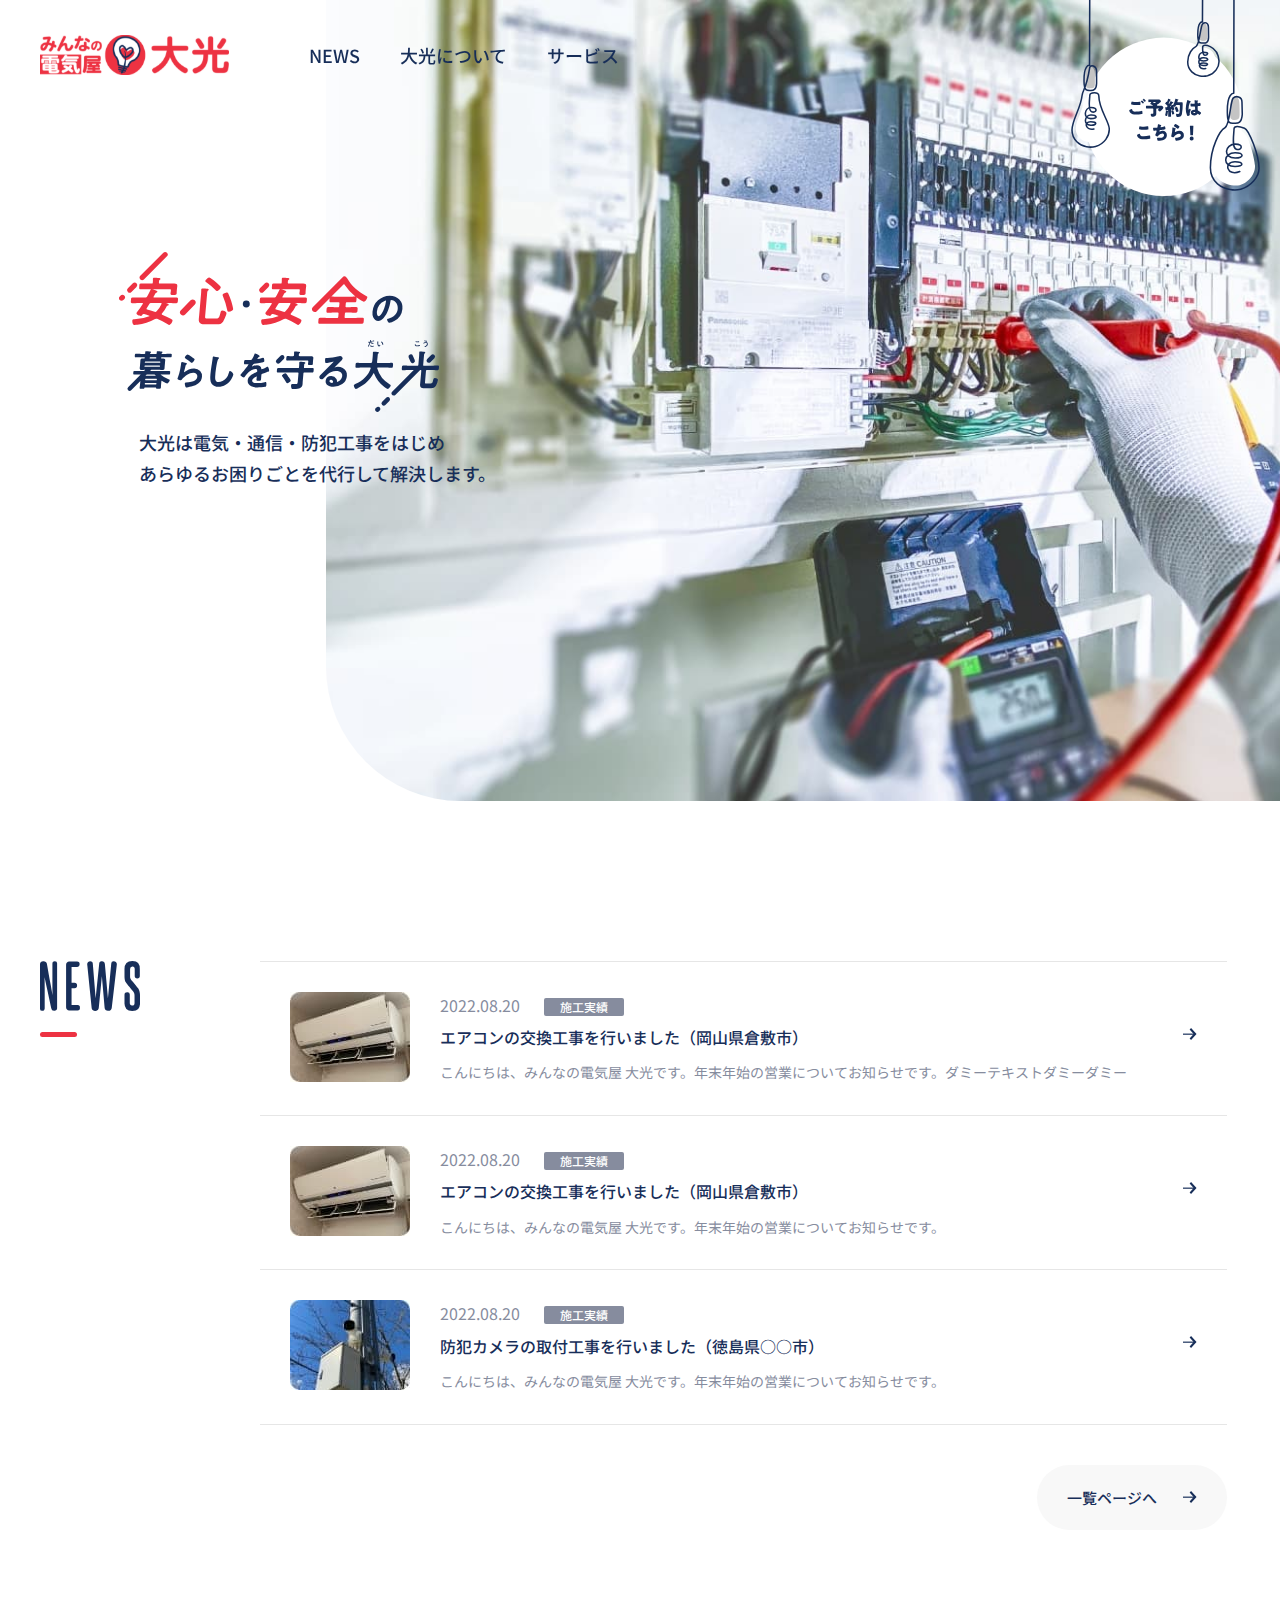
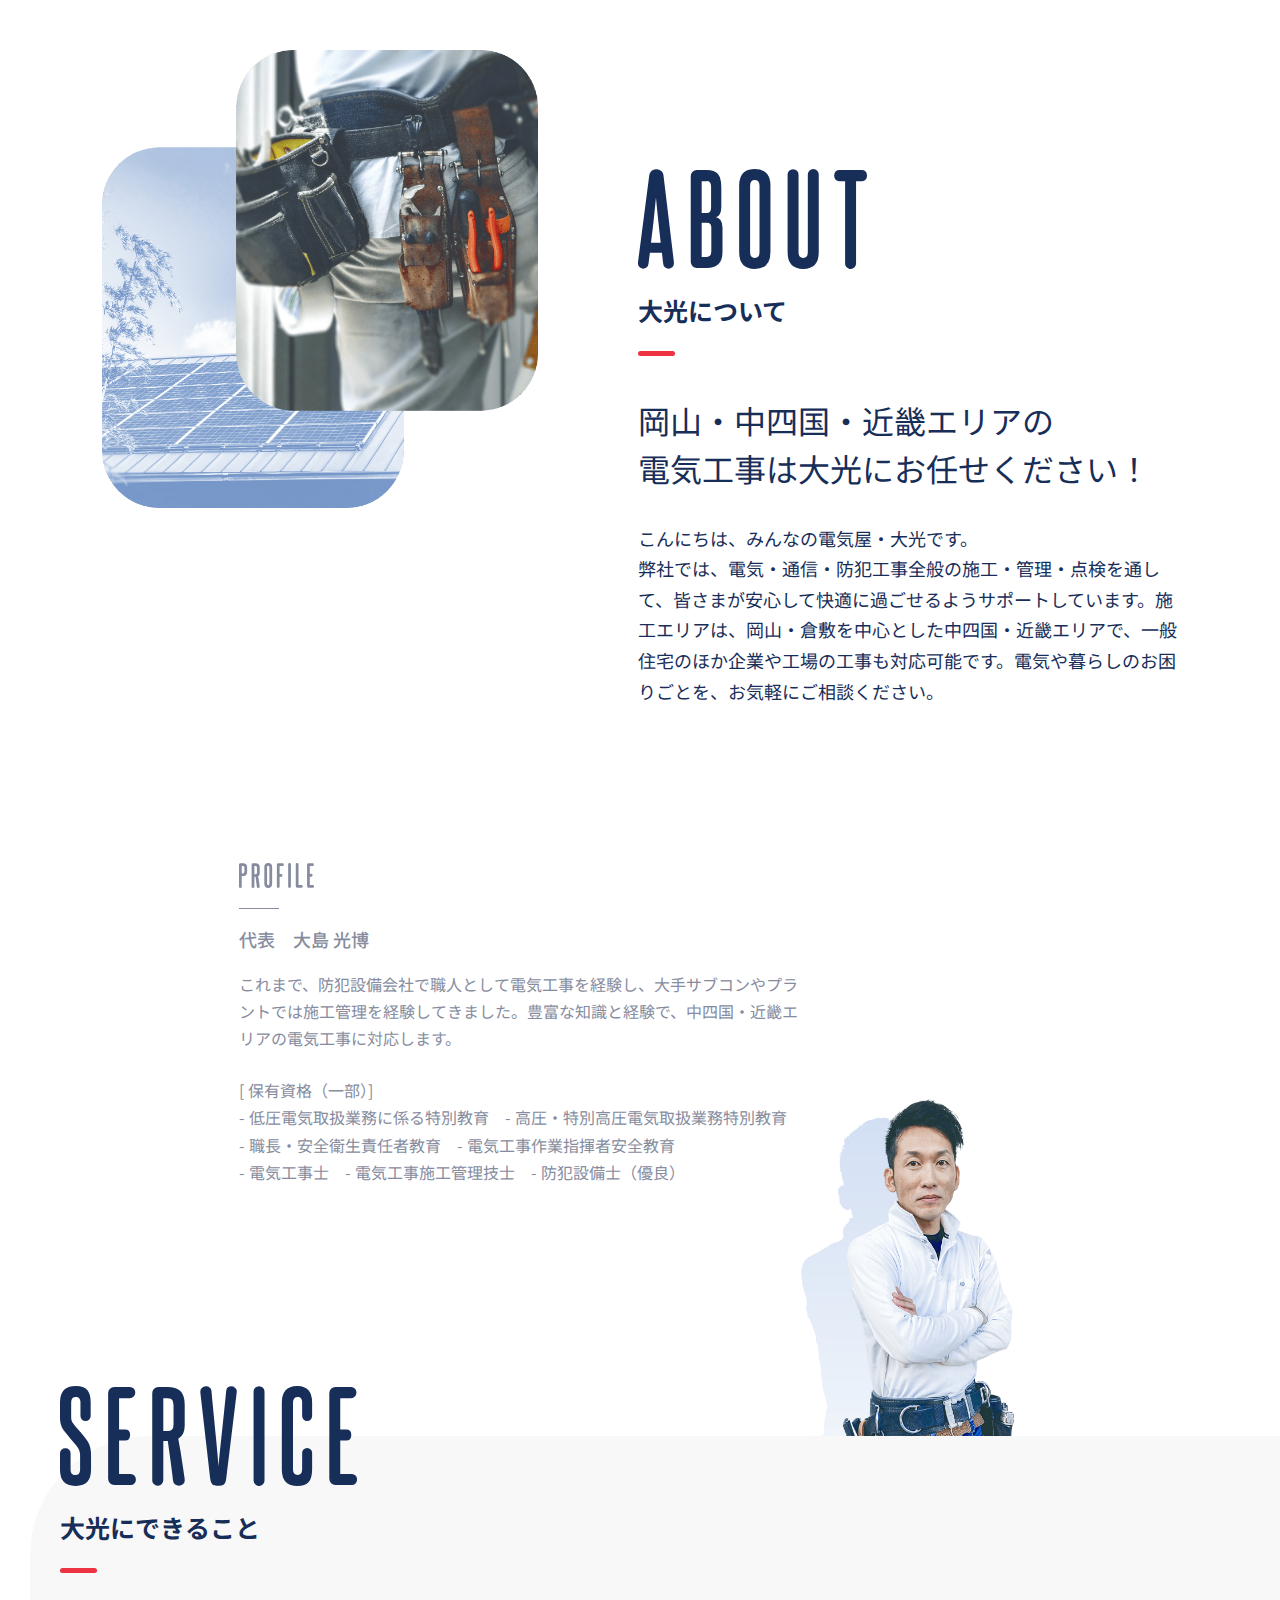
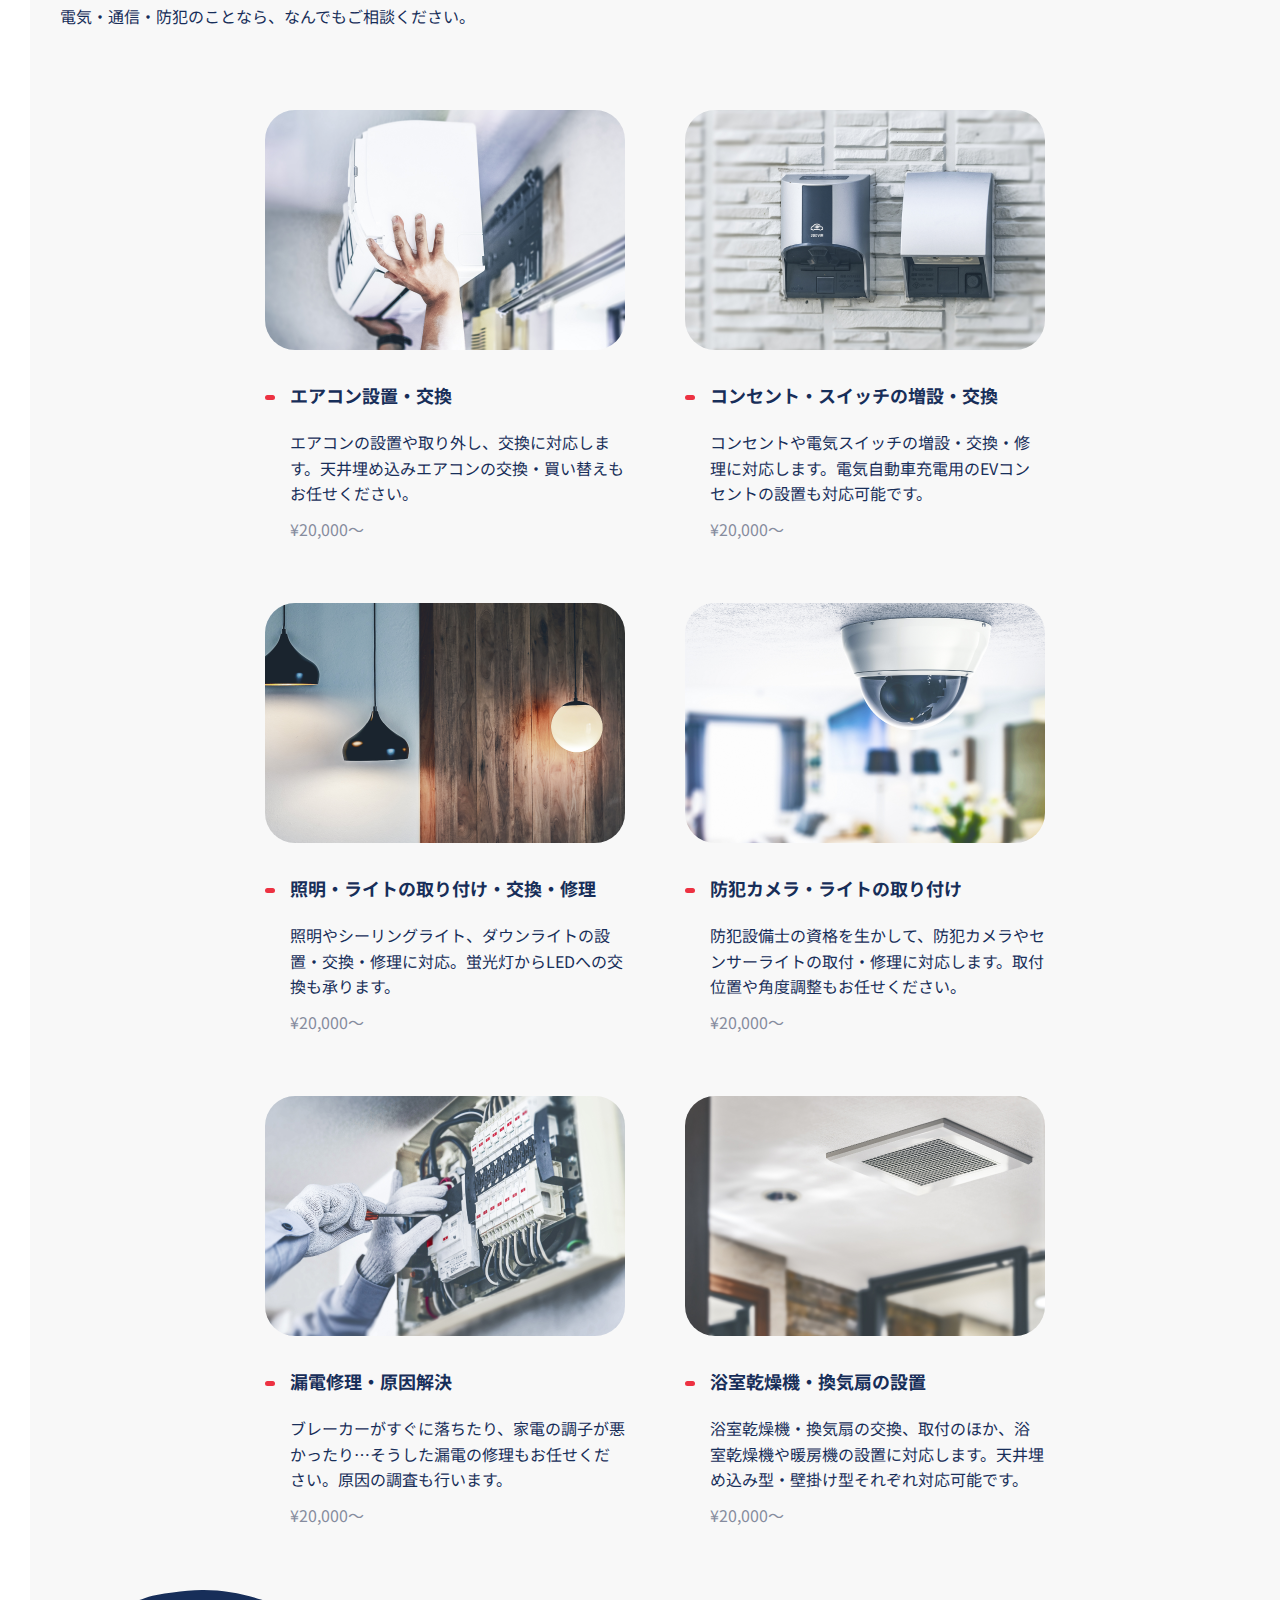
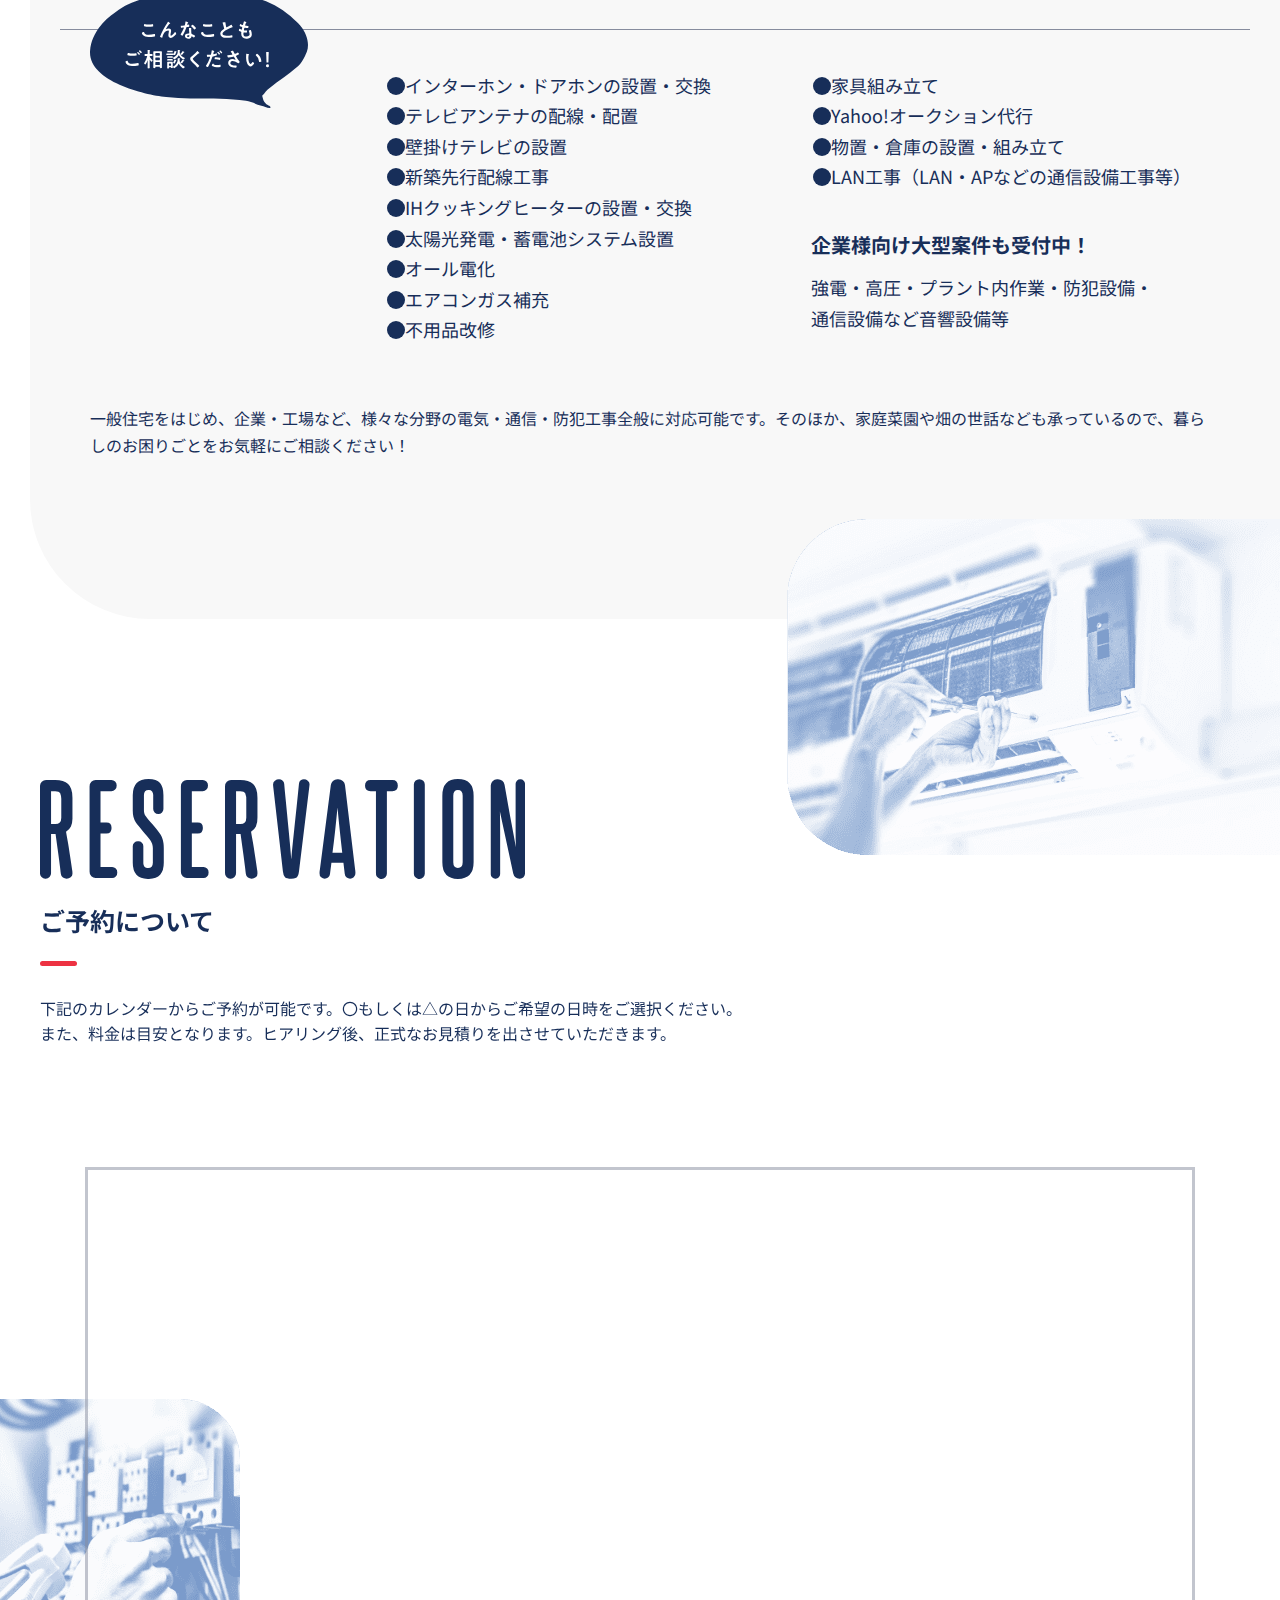
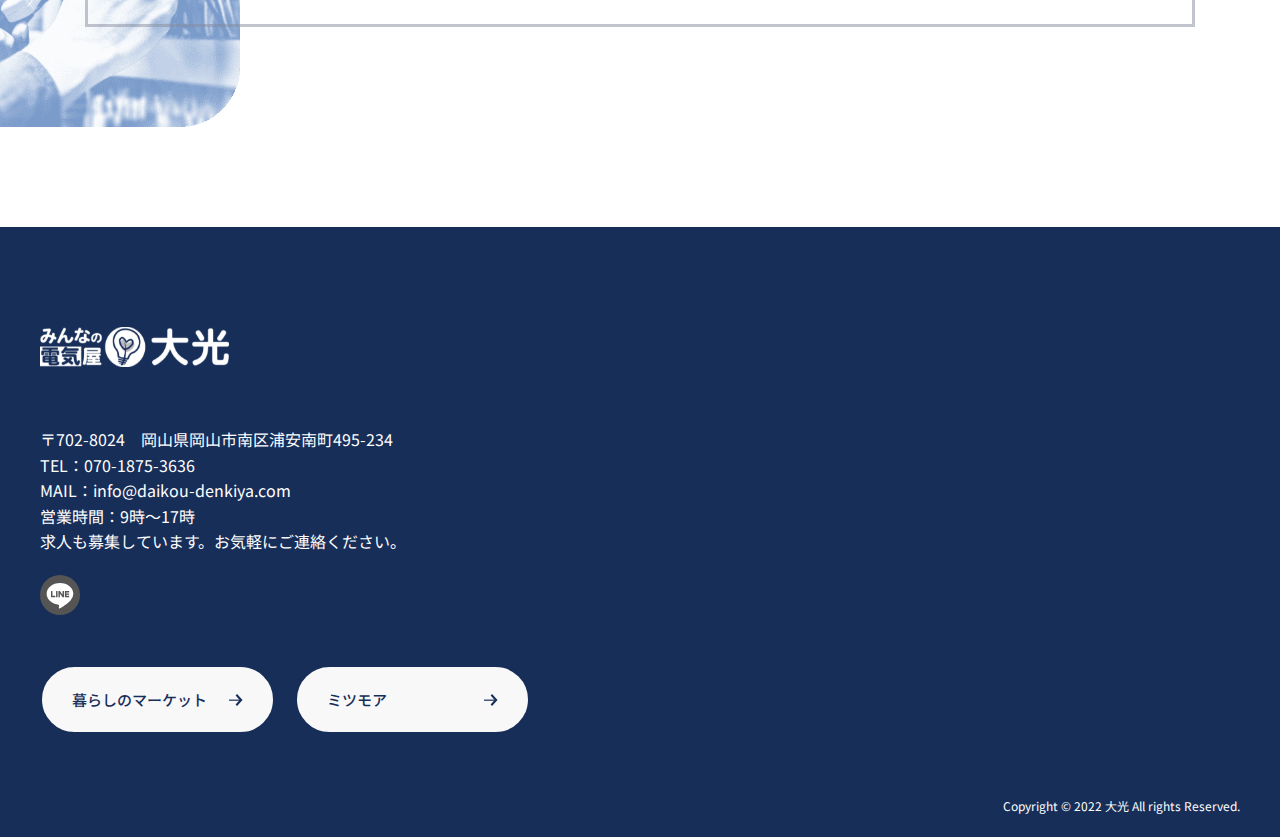
<file: daikou_home-master/html - コピー/index.html>
<!-- @format -->

<!DOCTYPE html>
<html lang="ja">

<head>
	<meta charset="UTF-8" />
	<meta http-equiv="X-UA-Compatible" content="IE=edge" />
	<meta name="viewport" content="width=device-width, initial-scale=1.0" />
	<title>Document</title>
	<meta name="description" content="" />
	<script src="https://ajax.googleapis.com/ajax/libs/jquery/3.6.0/jquery.min.js"></script>
	<script src="assets/js/main.js"></script>
	<link rel="preconnect" href="https://fonts.googleapis.com" />
	<link rel="preconnect" href="https://fonts.gstatic.com" crossorigin />
	<link href="https://fonts.googleapis.com/css2?family=Noto+Sans+JP:wght@400;500;700&display=swap" rel="stylesheet" />
	<link rel="stylesheet" href="assets/css/main.css" />
</head>

<body>
	<header>
		<div class="headerNavPc over424">
			<ul>
				<li class="logo">
					<a href="#top"><img src="assets/img/common/logo1.svg"></a>
				</li>
				<li><a href="#news">NEWS</a></li>
				<li><a href="#about">大光について</a></li>
				<li><a href="#service">サービス</a></li>
			</ul>
		</div>

		<div class="hamburger under424">
			<div class="logo">
				<a href=""><img src="assets/img/common/logo1.svg" alt="" /></a>
			</div>
			<div class="background"></div>
			<div class="headerNavSp">
				<button class="closeMenuTrigger">
					<img src="assets/img/common/btn2-click.svg">
				</button>
				<ul>
					<li class="menuLogo">
						<a href="">
							<img src="assets/img/common/logo1-sp.svg" alt="" />
						</a>
					</li>
					<li><a href="#top">TOP</a></li>
					<li><a href="#news">NEWS</a></li>
					<li><a href="#about">大光について</a></li>
					<li><a href="#service">サービス</a></li>
				</ul>
				<div class="btn">
					<a href="#reserve">ご予約</a>
				</div>
				<div class="line">
					<a href=""><img src="assets/img/common/icon1.svg" alt="" /></a>
				</div>
			</div>
			<button class="openMenuTrigger">
				<img src="assets/img/common/btn2.svg" alt="" />
			</button>
		</div>
	</header>

	<section id="top" class="homeHero over768">
		<h1>
			<img src="assets/img/home/homeText1.svg" alt="" />
			<p>大光は電気・通信・防犯工事をはじめ<br>
				あらゆるお困りごとを代行して解決します。</p>
		</h1>
		<div class="heroImg">
			<picture>
				<source srcset="assets/img/home/homeHero1-sp.jpg 1x,assets/img/home/homeHero1-sp@2x.jpg 2x"
					media="(max-width: 1080px)">
				<img src="assets/img/home/homeHero1.jpg" alt=""
					srcset="assets/img/home/homeHero1.jpg 1x assets/img/home/homeHero1@2x.jpg 2x" />
			</picture>
		</div>
		<div class="heroLink">
			<a href="#reserve" class="inner">
				<img src="assets/img/common/btn1.svg" alt="" />
				<img src="assets/img/common/btn1-hover.svg" alt="" />
			</a>
		</div>
	</section>

	<section id="#top" class="homeHero under768">
		<h1>
			<img src="assets/img/home/homeText1.svg" class="over424" alt="" />
			<img src="assets/img/home/homeText1-sp.svg" class="under424" alt="" />
			<p>大光は電気・通信・防犯工事をはじめ<br>
				あらゆるお困りごとを代行して解決します。</p>
		</h1>
		<div class="heroImg">
			<picture>
				<source srcset="assets/img/home/homeHero1-sp.jpg 1x,assets/img/home/homeHero1-sp@2x.jpg 2x"
					media="(max-width: 1080px)">
				<img src="assets/img/home/homeHero1.jpg" alt=""
					srcset="assets/img/home/homeHero1.jpg 1x assets/img/home/homeHero1@2x.jpg 2x" />
			</picture>
		</div>
		<div class="heroLink">
			<a href="#reserve" class="inner">
				<img src="assets/img/common/btn1-ipad.svg" alt="" />
			</a>
		</div>
	</section>

	<div class="js-point"></div>
	<section id="news" class="homeNews">
		<div class="inner">
			<h2>
				<img src="assets/img/home/homeText2.svg" class="over768" alt="" />
				<img src="assets/img/home/homeText2-sp.svg" class="under768" alt="" />
			</h2>
			<div class="block">
				<ul class="list-card">
					<li>
						<a href="">
							<div class="title under424">
								<time datetime="2022-08-20">2022.08.20</time>
								<span>施工実績</span>
								<h3>年末年始の営業について</h3>
							</div>
							<div class="box">
								<div class="thumbnail"><img src="assets/img/home/homeImg2.jpg" alt="" /></div>
								<div class="text">
									<div class="title over424">
										<time datetime="2022-08-20">2022.08.20</time>
										<span>施工実績</span>
										<h3>エアコンの交換工事を行いました（岡山県倉敷市）</h3>
									</div>
									<p>こんにちは、みんなの電気屋 大光です。年末年始の営業についてお知らせです。ダミーテキストダミーダミー</p>
								</div>
							</div>
						</a>
					</li>
					<li>
						<a href="">
							<div class="title under424">
								<time datetime="2022-08-20">2022.08.20</time>
								<span>施工実績</span>
								<h3>エアコンの交換工事を行いました（岡山県倉敷市）</h3>
							</div>
							<div class="box">
								<div class="thumbnail"><img src="assets/img/home/homeImg2.jpg" alt="" /></div>
								<div class="text">
									<div class="title over424">
										<time datetime="2022-08-20">2022.08.20</time>
										<span>施工実績</span>
										<h3>エアコンの交換工事を行いました（岡山県倉敷市）</h3>
									</div>
									<p>こんにちは、みんなの電気屋 大光です。年末年始の営業についてお知らせです。</p>
								</div>
							</div>
						</a>
					</li>
					<li>
						<a href="">
							<div class="title under424">
								<time datetime="2022-08-20">2022.08.20</time>
								<span>施工実績</span>
								<h3>防犯カメラの取付工事を行いました（徳島県○○市）</h3>
							</div>
							<div class="box">
								<div class="thumbnail"><img src="assets/img/home/homeImg3.jpg" alt="" /></div>
								<div class="text">
									<div class="title over424">
										<time datetime="2022-08-20">2022.08.20</time>
										<span>施工実績</span>
										<h3>防犯カメラの取付工事を行いました（徳島県○○市）</h3>
									</div>
									<p>こんにちは、みんなの電気屋 大光です。年末年始の営業についてお知らせです。</p>
								</div>
							</div>
						</a>
					</li>

					<div class="c-btn">
						<a href="">一覧ページへ</a>
					</div>
				</ul>
			</div>
		</div>
	</section>

	<section id="about" class="homeAbout">
		<div class="container1">
			<div class="inner">
				<div class="img">
					<picture>
						<source srcset="assets/img/home/homeImg4-sp.png 1x, assets/img/home/homeImg4-sp@2x.png 2x"
							media="(max-width: 1024px)">
						<img src="assets/img/home/homeImg4.png" alt=""
							srcset="assets/img/home/homeImg4.png 1x,assets/img/home/homeImg4@2x.png 2x" />
					</picture>
				</div>
				<div class="block">
					<h2 class="c-ttl">
						<img src="assets/img/home/homeText3.svg" class="over768" alt="" />
						<img src="assets/img/home/homeText3-sp.svg" class="under768" alt="" />
						<p>大光について</p>
					</h2>
					<h3>岡山・中四国・近畿エリアの<br class="over768">電気工事は大光にお任せください！</h3>
					<p class="text">
						こんにちは、みんなの電気屋・大光です。<br>
						弊社では、電気・通信・防犯工事全般の施工・管理・点検を通して、皆さまが安心して快適に過ごせるようサポートしています。施工エリアは、岡山・倉敷を中心とした中四国・近畿エリアで、一般住宅のほか企業や工場の工事も対応可能です。電気や暮らしのお困りごとを、お気軽にご相談ください。
					</p>
				</div>
			</div>
		</div>
		<div class="container2">
			<div class="inner">
				<div class="block">
					<h4>
						<img src="assets/img/home/homeText4.svg" class="over768" alt="" />
						<img src="assets/img/home/homeText4.svg" class="under768" alt="" />
					</h4>
					<p class="name">代表　大島 光博</p>
					<p>これまで、防犯設備会社で職人として電気工事を経験し、大手サブコンやプラントでは施工管理を経験してきました。豊富な知識と経験で、中四国・近畿エリアの電気工事に対応します。</p>
					<p>
						[ 保有資格（一部）]<br>
						- 低圧電気取扱業務に係る<br class="under768">特別教育　<br class="under768">- 高圧・特別高圧電気取扱業務<br class="under768">特別教育　<br
							class="under424">- 職長・安全衛生責任者教育　<br class="under768">- 電気工事作業指揮者安全教育<br>
						- 電気工事士　<br class="under768">- 電気工事施工管理技士　<br class="under768">- 防犯設備士（優良）
					</p>
				</div>
				<div class="img">
					<picture>
						<source srcset="assets/img/home/homeImg5-sp.png 1x,assets/img/home/homeImg5-sp@2x.png 2x"
							media="(max-width:424px)">
						<img src="assets/img/home/homeImg5.png" alt=""
							srcset="assets/img/home/homeImg5.png 1x,assets/img/home/homeImg5@2x.png 2x" />
					</picture>

				</div>
			</div>

		</div>
	</section>

	<section id="service" class="homeService">
		<div class="inner">
			<h2 class="c-ttl">
				<img src="assets/img/home/homeText5.svg" class="over768" alt="" />
				<img src="assets/img/home/homeText5-sp.svg" class="under768" alt="" />
				<p>大光にできること</p>
			</h2>
			<p class="intro">電気・通信・防犯のことなら、なんでもご相談ください。</p>
			<div class="container">
				<div class="box">
					<img src="assets/img/home/homeImg6.png" alt=""
						srcset="assets/img/home/homeImg6.png 1x,assets/img/home/homeImg6@2x.png 2x">
					<div class="text">
						<h3>エアコン設置・交換</h3>
						<p>エアコンの設置や取り外し、交換に対応します。天井埋め込みエアコンの交換・買い替えもお任せください。</p>
						<p class="price">¥20,000〜</p>
					</div>
				</div>
				<div class="box">
					<img src="assets/img/home/homeImg7.png" alt=""
						srcset="assets/img/home/homeImg7.png 1x,assets/img/home/homeImg6@2x.png 2x">
					<div class="text">
						<h3>コンセント・スイッチの増設・交換</h3>
						<p>コンセントや電気スイッチの増設・交換・修理に対応します。電気自動車充電用のEVコンセントの設置も対応可能です。</p>
						<p class="price">¥20,000〜</p>
					</div>
				</div>
				<div class="box">
					<img src="assets/img/home/homeImg8.png" alt=""
						srcset="assets/img/home/homeImg8.png 1x,assets/img/home/homeImg6@2x.png 2x">
					<div class="text">
						<h3>照明・ライトの取り付け・交換・修理</h3>
						<p>照明やシーリングライト、ダウンライトの設置・交換・修理に対応。蛍光灯からLEDへの交換も承ります。</p>
						<p class="price">¥20,000〜</p>
					</div>
				</div>
				<div class="box">
					<img src="assets/img/home/homeImg9.png" alt=""
						srcset="assets/img/home/homeImg9.png 1x,assets/img/home/homeImg9@2x.png 2x">
					<div class="text">
						<h3>防犯カメラ・ライトの取り付け</h3>
						<p>防犯設備士の資格を生かして、防犯カメラやセンサーライトの取付・修理に対応します。取付位置や角度調整もお任せください。</p>
						<p class="price">¥20,000〜</p>
					</div>
				</div>
				<div class="box">
					<img src="assets/img/home/homeImg10.png" alt=""
						srcset="assets/img/home/homeImg10.png 1x,assets/img/home/homeImg10@2x.png 2x">
					<div class="text">
						<h3>漏電修理・原因解決</h3>
						<p>ブレーカーがすぐに落ちたり、家電の調子が悪かったり…そうした漏電の修理もお任せください。原因の調査も行います。</p>
						<p class="price">¥20,000〜</p>
					</div>
				</div>
				<div class="box">
					<img src="assets/img/home/homeImg11.png" alt=""
						srcset="assets/img/home/homeImg11.png 1x,assets/img/home/homeImg11@2x.png 2x">
					<div class="text">
						<h3>浴室乾燥機・換気扇の設置</h3>
						<p>浴室乾燥機・換気扇の交換、取付のほか、浴室乾燥機や暖房機の設置に対応します。天井埋め込み型・壁掛け型それぞれ対応可能です。</p>
						<p class="price">¥20,000〜</p>
					</div>
				</div>
			</div>
			<div class="block">
				<div class="list">
					<ul>
						<li>インターホン・ドアホンの設置・交換</li>
						<li>テレビアンテナの配線・配置</li>
						<li>壁掛けテレビの設置</li>
						<li>新築先行配線工事</li>
						<li>IHクッキングヒーターの設置・交換</li>
						<li>太陽光発電・蓄電池システム設置</li>
						<li>オール電化</li>
						<li>エアコンガス補充</li>
						<li>不用品改修</li>
					</ul>
					<ul>
						<li>家具組み立て</li>
						<li>Yahoo!オークション代行</li>
						<li>物置・倉庫の設置・組み立て</li>
						<li>LAN工事（LAN・APなどの通信設備工事等）</li>
						<li class="last">
							<p class="emphasis">企業様向け大型案件も受付中！</p>
							<p>強電・高圧・プラント内作業・防犯設備・通信設備など音響設備等</p>
						</li>
					</ul>
				</div>
				<p class="text">一般住宅をはじめ、企業・工場など、様々な分野の電気・通信・防犯工事全般に対応可能です。そのほか、家庭菜園や畑の世話なども承っているので、暮らしのお困りごとをお気軽にご相談ください！</p>
			</div>
		</div>

	</section>

	<section id="reserve" class="homeReserve">
		<div class="inner">
			<h2 class="c-ttl">
				<img src="assets/img/home/homeText7.svg" class="over768" alt="" />
				<img src="assets/img/home/homeText7-sp.svg" class="under768" alt="" />
				<p>ご予約について</p>
			</h2>
			<p class="intro">下記のカレンダーからご予約が可能です。〇もしくは△の日からご希望の日時をご選択ください。<br>また、料金は目安となります。ヒアリング後、正式なお見積りを出させていただきます。</p>
			<div class="form">
			</div>
		</div>
	</section>
	<footer>
		<div class="inner">
			<div class="info">
				<div>
					<div class="logo">
						<picture>
							<source srcset="assets/img/common/logo2-sp.svg" media="(max-width: 424px)" alt="" />
							<img src="assets/img/common/logo2.svg" alt="" />
						</picture>
					</div>
					<ul>
						<li>〒702-8024　岡山県岡山市南区浦安南町495-234</li>
						<li>TEL：070-1875-3636</li>
						<li>MAIL：info@daikou-denkiya.com</li>
						<li>営業時間：9時〜17時</li>
						<li>求人も募集しています。お気軽にご連絡ください。</li>
					</ul>
					<div class="line">
						<a href="" target="_blank" rel="noopener noreferrer"><img src="assets/img/common/icon1.svg" alt="" /></a>
					</div>
					<div class="linkBox">
						<div class="c-btn"><a href="https://curama.jp/473922168/" target="_blank"
								rel="noopener noreferrer">暮らしのマーケット</a></div>
						<div class="c-btn"><a href="https://meetsmore.com/p/YdQ_vho4IgAcfFqN" target="_blank"
								rel="noopener noreferrer">ミツモア</a></div>
					</div>
				</div>
				<div>
					<div class="map">
						<iframe
							src="https://www.google.com/maps/embed?pb=!1m18!1m12!1m3!1d3284.2613874173226!2d133.91567127625598!3d34.59755128873945!2m3!1f0!2f0!3f0!3m2!1i1024!2i768!4f13.1!3m3!1m2!1s0x3553f84ee44b5931%3A0xc651ba0441bdeeb3!2z44CSNzAyLTgwMjQg5bKh5bGx55yM5bKh5bGx5biC5Y2X5Yy65rWm5a6J5Y2X55S677yU77yZ77yV4oiS77yS77yT77yU!5e0!3m2!1sja!2sjp!4v1671004261270!5m2!1sja!2sjp"
							width="800" height="600" style="border:0;" allowfullscreen="" loading="lazy"
							referrerpolicy="no-referrer-when-downgrade"></iframe>
					</div>
				</div>
			</div>
			<p class="copyright">Copyright © 2022 大光 All rights Reserved.</p>
		</div>

	</footer>
</body>
</html>
</file>
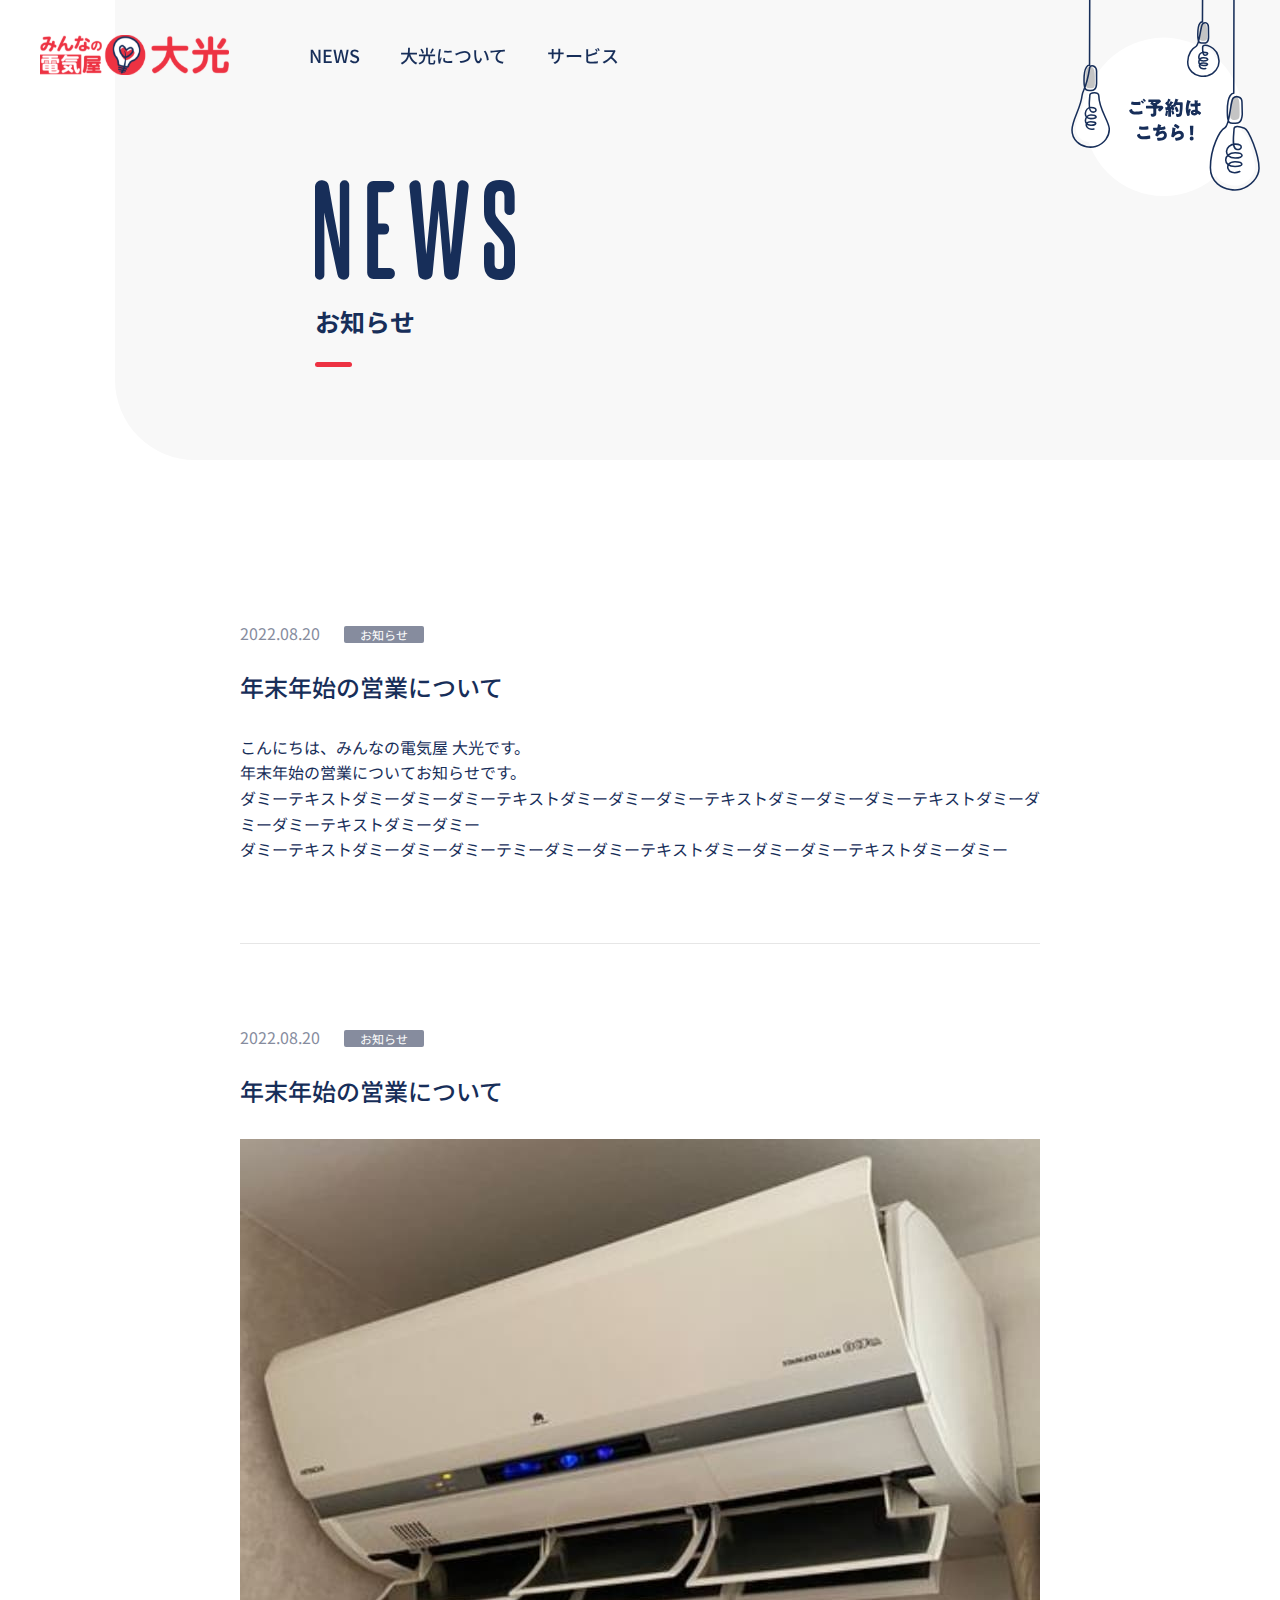
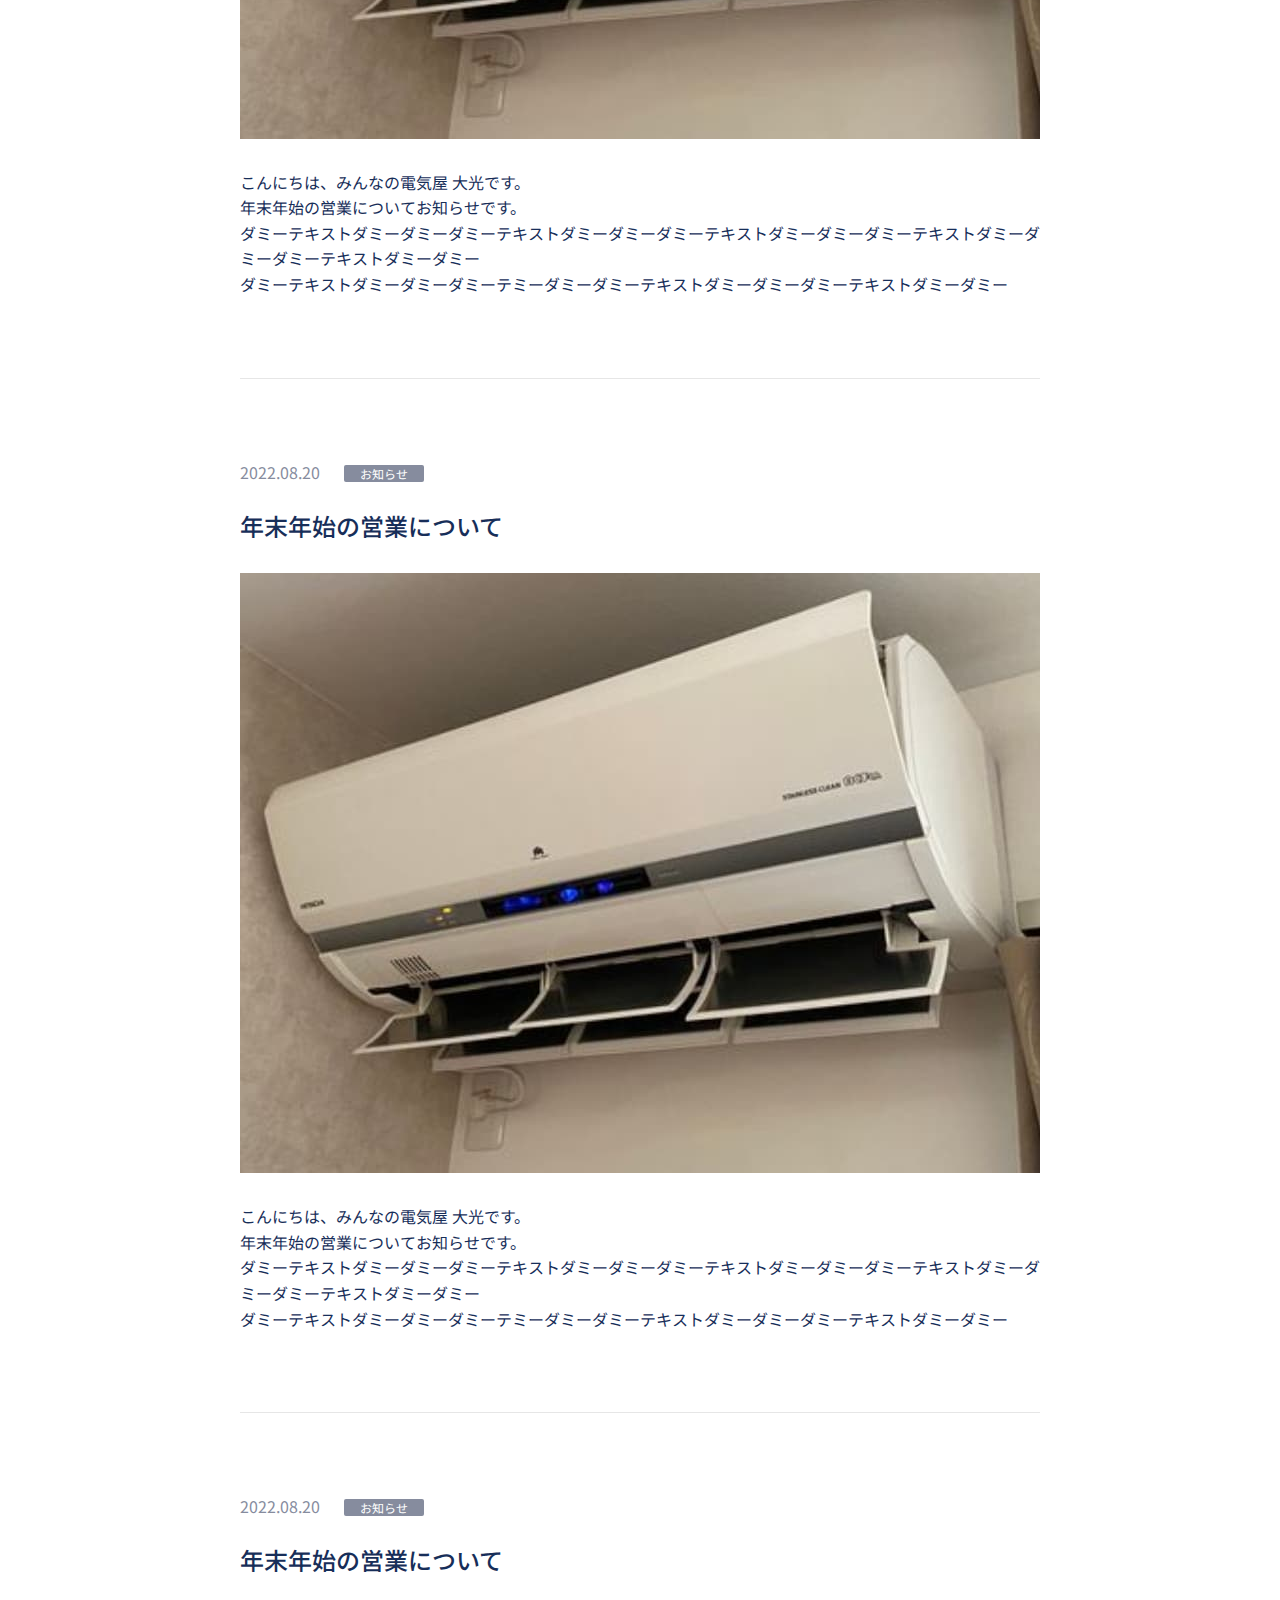
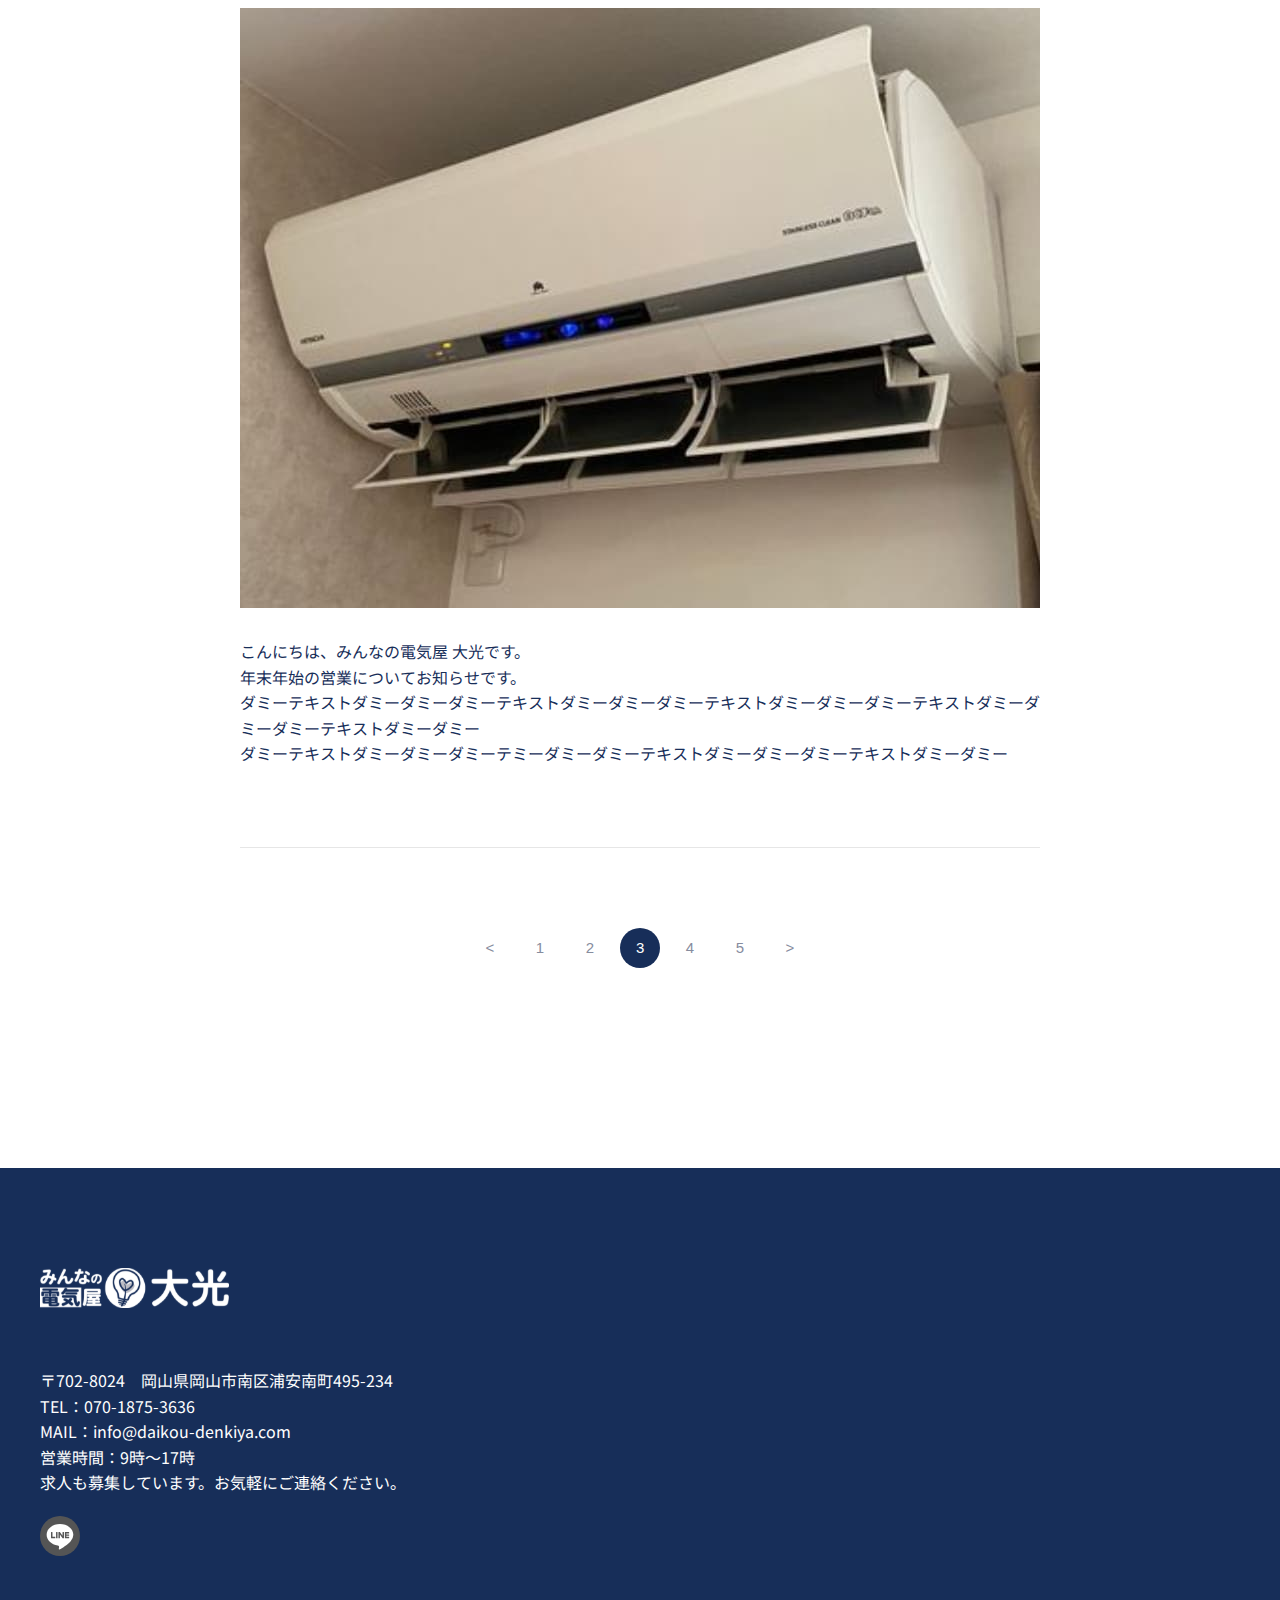
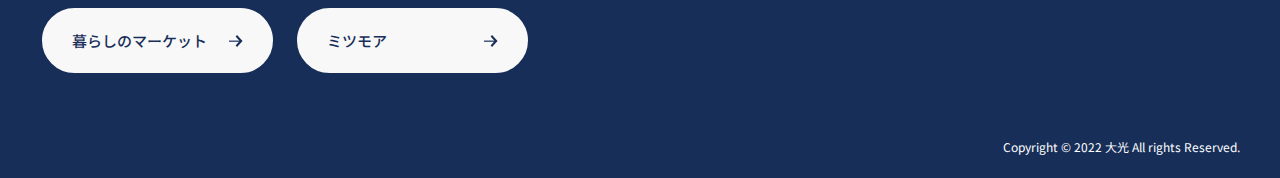
<file: daikou_home-master/html - コピー/news.html>
<!-- @format -->

<!DOCTYPE html>
<html lang="ja">

<head>
	<meta charset="UTF-8" />
	<meta http-equiv="X-UA-Compatible" content="IE=edge" />
	<meta name="viewport" content="width=device-width, initial-scale=1.0" />
	<title>Document</title>
	<meta name="description" content="" />
	<script src="https://ajax.googleapis.com/ajax/libs/jquery/3.6.0/jquery.min.js"></script>
	<script src="assets/js/main.js"></script>
	<link rel="preconnect" href="https://fonts.googleapis.com" />
	<link rel="preconnect" href="https://fonts.gstatic.com" crossorigin />
	<link href="https://fonts.googleapis.com/css2?family=Noto+Sans+JP:wght@400;500;700&display=swap" rel="stylesheet" />
	<link rel="stylesheet" href="assets/css/main.css" />
</head>

<body>
	<header>
		<div class="headerNavPc over424">
			<ul>
				<li class="logo">
					<a href="#top"><img src="assets/img/common/logo1.svg"></a>
				</li>
				<li><a href="#news">NEWS</a></li>
				<li><a href="#about">大光について</a></li>
				<li><a href="#service">サービス</a></li>
			</ul>
		</div>

		<div class="hamburger under424">
			<div class="logo">
				<a href=""><img src="assets/img/common/logo1.svg" alt="" /></a>
			</div>
			<div class="background"></div>
			<div class="headerNavSp">
				<button class="closeMenuTrigger">
					<img src="assets/img/common/btn2-click.svg">
				</button>
				<ul>
					<li class="menuLogo">
						<a href="">
							<img src="assets/img/common/logo1-sp.svg" alt="" />
						</a>
					</li>
					<li><a href="#top">TOP</a></li>
					<li><a href="#news">NEWS</a></li>
					<li><a href="#about">大光について</a></li>
					<li><a href="#service">サービス</a></li>
				</ul>
				<div class="btn">
					<a href="#reserve">ご予約</a>
				</div>
				<div class="line">
					<a href=""><img src="assets/img/common/icon1.svg" alt="" /></a>
				</div>
			</div>
			<button class="openMenuTrigger">
				<img src="assets/img/common/btn2.svg" alt="" />
			</button>
		</div>
	</header>

	<section class="newsHero">
		<h1 class="c-ttl">
			<picture>
				<source srcset="assets/img/news/newsText1-sp.svg" media="(max-width:768px)">
				<img src="assets/img/news/newsText1.svg" alt="" />
			</picture>
			<p>お知らせ</p>
		</h1>
		<div class="heroLink over768">
			<a href="" class="inner">
				<img src="assets/img/common/btn1.svg" alt="" />
				<img src="assets/img/common/btn1-hover.svg" alt="" />
			</a>
		</div>
		<div class="heroLink under768">
			<a href="" class="inner">
				<img src="assets/img/common/btn1-ipad.svg" alt="" />
			</a>
		</div>
	</section>

	<div class="js-point"></div>
	<section class="newsMain">
		<div class="container">
			<div class="box">
				<time datetime="2022-08-20">2022.08.20</time>
				<span>お知らせ</span>
				<h2>年末年始の営業について</h2>
				<p>
					こんにちは、みんなの電気屋 大光です。<br>
					年末年始の営業についてお知らせです。<br>
					ダミーテキストダミーダミーダミーテキストダミーダミーダミーテキストダミーダミーダミーテキストダミーダミーダミーテキストダミーダミー<br>
					ダミーテキストダミーダミーダミーテミーダミーダミーテキストダミーダミーダミーテキストダミーダミー
				</p>
			</div>
			<div class="box">
				<time datetime="2022-08-20">2022.08.20</time>
				<span>お知らせ</span>
				<h2>年末年始の営業について</h2>
				<div class="img">
					<img src="assets/img/news/newsImg1.jpg" alt="" />
				</div>
				<p>
					こんにちは、みんなの電気屋 大光です。<br>
					年末年始の営業についてお知らせです。<br>
					ダミーテキストダミーダミーダミーテキストダミーダミーダミーテキストダミーダミーダミーテキストダミーダミーダミーテキストダミーダミー<br>
					ダミーテキストダミーダミーダミーテミーダミーダミーテキストダミーダミーダミーテキストダミーダミー
				</p>
			</div>
			<div class="box">
				<time datetime="2022-08-20">2022.08.20</time>
				<span>お知らせ</span>
				<h2>年末年始の営業について</h2>
				<div class="img">
					<img src="assets/img/news/newsImg1.jpg" alt="" />
				</div>
				<p>
					こんにちは、みんなの電気屋 大光です。<br>
					年末年始の営業についてお知らせです。<br>
					ダミーテキストダミーダミーダミーテキストダミーダミーダミーテキストダミーダミーダミーテキストダミーダミーダミーテキストダミーダミー<br>
					ダミーテキストダミーダミーダミーテミーダミーダミーテキストダミーダミーダミーテキストダミーダミー
				</p>
			</div>
			<div class="box">
				<time datetime="2022-08-20">2022.08.20</time>
				<span>お知らせ</span>
				<h2>年末年始の営業について</h2>
				<div class="img">
					<img src="assets/img/news/newsImg1.jpg" alt="" />
				</div>
				<p>
					こんにちは、みんなの電気屋 大光です。<br>
					年末年始の営業についてお知らせです。<br>
					ダミーテキストダミーダミーダミーテキストダミーダミーダミーテキストダミーダミーダミーテキストダミーダミーダミーテキストダミーダミー<br>
					ダミーテキストダミーダミーダミーテミーダミーダミーテキストダミーダミーダミーテキストダミーダミー
				</p>
			</div>
		</div>
		<div class="archiveNav">
			<a href=""><</a>
					<a href="">1</a>
					<a href="">2</a>
					<span class="current">3</span>
					<a href="">4</a>
					<a href="">5</a>
					<a href="">></a>
		</div>
	</section>
	<footer>
		<div class="inner">
			<div class="info">
				<div>
					<div class="logo">
						<picture>
							<source srcset="assets/img/common/logo2-sp.svg" media="(max-width: 424px)" alt="" />
							<img src="assets/img/common/logo2.svg" alt="" />
						</picture>
					</div>
					<ul>
						<li>〒702-8024　岡山県岡山市南区浦安南町495-234</li>
						<li>TEL：070-1875-3636</li>
						<li>MAIL：info@daikou-denkiya.com</li>
						<li>営業時間：9時〜17時</li>
						<li>求人も募集しています。お気軽にご連絡ください。</li>
					</ul>
					<div class="line">
						<a href="" target="_blank" rel="noopener noreferrer"><img src="assets/img/common/icon1.svg"
								alt="" /></a>
					</div>
					<div class="linkBox">
						<div class="c-btn"><a href="https://curama.jp/473922168/" target="_blank"
								rel="noopener noreferrer">暮らしのマーケット</a></div>
						<div class="c-btn"><a href="https://meetsmore.com/p/YdQ_vho4IgAcfFqN" target="_blank"
								rel="noopener noreferrer">ミツモア</a></div>
					</div>
				</div>
				<div>
					<div class="map">
						<iframe
							src="https://www.google.com/maps/embed?pb=!1m18!1m12!1m3!1d3284.2613874173226!2d133.91567127625598!3d34.59755128873945!2m3!1f0!2f0!3f0!3m2!1i1024!2i768!4f13.1!3m3!1m2!1s0x3553f84ee44b5931%3A0xc651ba0441bdeeb3!2z44CSNzAyLTgwMjQg5bKh5bGx55yM5bKh5bGx5biC5Y2X5Yy65rWm5a6J5Y2X55S677yU77yZ77yV4oiS77yS77yT77yU!5e0!3m2!1sja!2sjp!4v1671004261270!5m2!1sja!2sjp"
							width="800" height="600" style="border:0;" allowfullscreen="" loading="lazy"
							referrerpolicy="no-referrer-when-downgrade"></iframe>
					</div>
				</div>
			</div>
			<p class="copyright">Copyright © 2022 大光 All rights Reserved.</p>
		</div>
	</footer>
</body>

</html>
</file>
<file: daikou_home-master/html - コピー/assets/css/main.css>
@charset "UTF-8";
/** @format */ /*
html, body, h1, h2, h3, h4, ul, ol, dl, li, dt, dd, p, div, span, img, a, table, tr, th, td {
  margin: 0;
  padding: 0;
  border: 0;
  font-weight: normal;
  font-size: 100%;
  vertical-align:baseline;
  -webkit-box-sizing: border-box;
  -moz-box-sizing: border-box;
  box-sizing: border-box;
}
article, header, footer, aside, figure, figcaption, nav, section {
  display:block;
}
body {
  line-height: 1;
  -ms-text-size-adjust: 100%;
  -webkit-text-size-adjust: 100%;
}
ol, ul {
  list-style: none;
  list-style-type: none;
}*/
/*! destyle.css v1.0.13 | MIT License | https://github.com/nicolas-cusan/destyle.css */
/* Reset box-model
   ========================================================================== */
* {
  box-sizing: border-box;
}

::before,
::after {
  box-sizing: inherit;
}

/* Document
   ========================================================================== */
/**
 * 1. Correct the line height in all browsers.
 * 2. Prevent adjustments of font size after orientation changes in iOS.
 * 3. Remove gray overlay on links for iOS.
 */
html {
  line-height: 1.15; /* 1 */
  -webkit-text-size-adjust: 100%; /* 2 */
  -webkit-tap-highlight-color: transparent; /* 3*/
}

/* Sections
   ========================================================================== */
/**
 * Remove the margin in all browsers.
 */
body {
  margin: 0;
}

/**
 * Render the `main` element consistently in IE.
 */
main {
  display: block;
}

/* Vertical rhythm
   ========================================================================== */
p,
table,
blockquote,
address,
pre,
iframe,
form,
figure,
dl,
dd,
dt {
  margin: 0;
  margin-block-start: 0;
  margin-block-end: 0;
}

/* Headings
   ========================================================================== */
h1,
h2,
h3,
h4,
h5,
h6 {
  font-size: inherit;
  line-height: inherit;
  font-weight: inherit;
  margin: 0;
}

/* Lists (enumeration)
   ========================================================================== */
ul,
ol {
  margin: 0;
  padding: 0;
  list-style: none;
}

/* Lists (definition)
   ========================================================================== */
dd {
  margin-left: 0;
}

/* Grouping content
   ========================================================================== */
/**
 * 1. Add the correct box sizing in Firefox.
 * 2. Show the overflow in Edge and IE.
 */
hr {
  box-sizing: content-box; /* 1 */
  height: 0; /* 1 */
  overflow: visible; /* 2 */
  border: 0;
  border-top: 1px solid;
  margin: 0;
  clear: both;
  color: inherit;
}

/**
 * 1. Correct the inheritance and scaling of font size in all browsers.
 * 2. Correct the odd `em` font sizing in all browsers.
 */
pre {
  font-family: monospace, monospace; /* 1 */
  font-size: inherit; /* 2 */
}

address {
  font-style: inherit;
}

/* Text-level semantics
   ========================================================================== */
/**
 * Remove the gray background on active links in IE 10.
 */
a {
  background-color: transparent;
  text-decoration: none;
  color: inherit;
}

/**
 * 1. Remove the bottom border in Chrome 57-
 * 2. Add the correct text decoration in Chrome, Edge, IE, Opera, and Safari.
 */
abbr[title] {
  border-bottom: none; /* 1 */
  text-decoration: underline; /* 2 */
  text-decoration: underline dotted; /* 2 */
}

/**
 * Add the correct font weight in Chrome, Edge, and Safari.
 */
b,
strong {
  font-weight: bolder;
}

/**
 * 1. Correct the inheritance and scaling of font size in all browsers.
 * 2. Correct the odd `em` font sizing in all browsers.
 */
code,
kbd,
samp {
  font-family: monospace, monospace; /* 1 */
  font-size: inherit; /* 2 */
}

/**
 * Add the correct font size in all browsers.
 */
/**
 * Prevent `sub` and `sup` elements from affecting the line height in
 * all browsers.
 */
sub,
sup {
  font-size: 75%;
  line-height: 0;
  position: relative;
  vertical-align: baseline;
}

sub {
  bottom: -0.25em;
}

sup {
  top: -0.5em;
}

/* Embedded content
   ========================================================================== */
/**
 * Remove the border on images inside links in IE 10.
 */
img {
  max-width: 100%;
  border-style: none;
  vertical-align: bottom;
}

embed,
object,
iframe {
  border: 0;
  vertical-align: bottom;
}

/* Forms
   ========================================================================== */
/**
 * Reset form fields to make them styleable
 * 1. Reset radio and checkbox to preserve their look in iOS.
 */
button,
input,
optgroup,
select,
textarea {
  -webkit-appearance: none;
  appearance: none;
  vertical-align: middle;
  color: inherit;
  font: inherit;
  border: 0;
  background: transparent;
  padding: 0;
  margin: 0;
  outline: 0;
  border-radius: 0;
  text-align: inherit;
}

[type=checkbox] {
  /* 1 */
  -webkit-appearance: checkbox;
  appearance: checkbox;
}

[type=radio] {
  /* 1 */
  -webkit-appearance: radio;
  appearance: radio;
}

/**
 * Show the overflow in IE.
 * 1. Show the overflow in Edge.
 */
button,
input {
  /* 1 */
  overflow: visible;
}

/**
 * Remove the inheritance of text transform in Edge, Firefox, and IE.
 * 1. Remove the inheritance of text transform in Firefox.
 */
button,
select {
  /* 1 */
  text-transform: none;
}

/**
 * Correct the inability to style clickable types in iOS and Safari.
 */
button,
[type=button],
[type=reset],
[type=submit] {
  cursor: pointer;
  -webkit-appearance: none;
  appearance: none;
}

button[disabled],
[type=button][disabled],
[type=reset][disabled],
[type=submit][disabled] {
  cursor: default;
}

/**
 * Remove the inner border and padding in Firefox.
 */
button::-moz-focus-inner,
[type=button]::-moz-focus-inner,
[type=reset]::-moz-focus-inner,
[type=submit]::-moz-focus-inner {
  border-style: none;
  padding: 0;
}

/**
 * Restore the focus styles unset by the previous rule.
 */
button:-moz-focusring,
[type=button]:-moz-focusring,
[type=reset]:-moz-focusring,
[type=submit]:-moz-focusring {
  outline: 1px dotted ButtonText;
}

/**
 * Remove padding
 */
option {
  padding: 0;
}

/**
 * Reset to invisible
 */
fieldset {
  margin: 0;
  padding: 0;
  border: 0;
  min-width: 0;
}

/**
 * 1. Correct the text wrapping in Edge and IE.
 * 2. Correct the color inheritance from `fieldset` elements in IE.
 * 3. Remove the padding so developers are not caught out when they zero out
 *    `fieldset` elements in all browsers.
 */
legend {
  color: inherit; /* 2 */
  display: table; /* 1 */
  max-width: 100%; /* 1 */
  padding: 0; /* 3 */
  white-space: normal; /* 1 */
}

/**
 * Add the correct vertical alignment in Chrome, Firefox, and Opera.
 */
progress {
  vertical-align: baseline;
}

/**
 * Remove the default vertical scrollbar in IE 10+.
 */
textarea {
  overflow: auto;
}

/**
 * 1. Remove the padding in IE 10.
 */
[type=checkbox],
[type=radio] {
  padding: 0; /* 1 */
}

/**
 * Correct the cursor style of increment and decrement buttons in Chrome.
 */
[type=number]::-webkit-inner-spin-button,
[type=number]::-webkit-outer-spin-button {
  height: auto;
}

/**
 * 1. Correct the outline style in Safari.
 */
[type=search] {
  outline-offset: -2px; /* 1 */
}

/**
 * Remove the inner padding in Chrome and Safari on macOS.
 */
[type=search]::-webkit-search-decoration {
  -webkit-appearance: none;
}

/**
 * 1. Correct the inability to style clickable types in iOS and Safari.
 * 2. Change font properties to `inherit` in Safari.
 */
::-webkit-file-upload-button {
  -webkit-appearance: button; /* 1 */
  font: inherit; /* 2 */
}

/**
 * Clickable labels
 */
label[for] {
  cursor: pointer;
}

/* Interactive
   ========================================================================== */
/*
 * Add the correct display in Edge, IE 10+, and Firefox.
 */
details {
  display: block;
}

/*
 * Add the correct display in all browsers.
 */
summary {
  display: list-item;
}

/* Table
   ========================================================================== */
table {
  border-collapse: collapse;
  border-spacing: 0;
}

caption {
  text-align: left;
}

td,
th {
  vertical-align: top;
  padding: 0;
}

th {
  text-align: left;
  font-weight: bold;
}

/* Misc
   ========================================================================== */
/**
 * Add the correct display in IE 10+.
 */
template {
  display: none;
}

/**
 * Add the correct display in IE 10.
 */
[hidden] {
  display: none;
}

/** @format */ /** @format */
/*---------------------------------
  サイト専用
---------------------------------*/
/*---------------------------------
  共通
---------------------------------*/
@media screen and (min-width: 1280px) {
  .over1280 {
    display: block;
  }
  .under1280 {
    display: none !important;
  }
}
@media screen and (max-width: 1279px) {
  .over1280 {
    display: none !important;
  }
  .under1280 {
    display: block;
  }
}
@media screen and (min-width: 1025px) {
  .over1024 {
    display: block;
  }
  .under1024 {
    display: none !important;
  }
}
@media screen and (max-width: 1024px) {
  .over1024 {
    display: none !important;
  }
  .under1024 {
    display: block;
  }
}
@media screen and (min-width: 769px) {
  .over768 {
    display: block;
  }
  .under768 {
    display: none !important;
  }
}
@media screen and (max-width: 768px) {
  .over768 {
    display: none !important;
  }
  .under768 {
    display: block;
  }
}
@media screen and (min-width: 768px) {
  .over767 {
    display: block;
  }
  .under767 {
    display: none !important;
  }
}
@media screen and (max-width: 767px) {
  .over767 {
    display: none !important;
  }
  .under767 {
    display: block;
  }
}
@media screen and (min-width: 425px) {
  .over424 {
    display: block;
  }
  .under424 {
    display: none !important;
  }
}
@media screen and (max-width: 424px) {
  .over424 {
    display: none !important;
  }
  .under424 {
    display: block;
  }
}
html {
  font-size: 62.5%;
}

body {
  position: relative;
  font-size: 1.6rem;
  font-family: "Noto Sans JP", sans-serif;
  color: #172E59;
  font-weight: 400;
  background-color: #ffffff;
  line-height: 1.7;
}

.heroLink {
  position: fixed;
  top: 0;
  right: 20px;
  z-index: 1;
}
@media (max-width: 768px) {
  .heroLink {
    top: auto;
    right: 0;
    bottom: 60px;
  }
}
.heroLink:hover img:first-child {
  opacity: 0;
}
.heroLink:hover img:last-child {
  opacity: 1;
}
.heroLink .inner {
  position: relative;
  display: block;
  width: 189px;
}
@media (max-width: 768px) {
  .heroLink .inner {
    width: 230px;
    height: 261px;
  }
}
@media (max-width: 428px) {
  .heroLink .inner {
    width: 126px;
    height: 143px;
  }
}
.heroLink img {
  position: absolute;
  max-width: 100%;
  transition: 0.3s all;
}
.heroLink img:nth-child(2) {
  opacity: 0;
}

.c-ttl {
  position: relative;
  padding-bottom: 24px;
}
@media (max-width: 428px) {
  .c-ttl {
    padding-bottom: 16px;
  }
}
.c-ttl::after {
  content: "";
  position: absolute;
  bottom: 0;
  left: 0;
  width: 37px;
  height: 5px;
  background-color: #ED3242;
  border-radius: 5px;
}
.c-ttl p {
  margin-top: 20px;
  font-size: 2.5rem;
  font-weight: 700;
}
@media (max-width: 428px) {
  .c-ttl p {
    margin-top: 10px;
    font-size: 1.8rem;
  }
}

.c-btn {
  display: block;
  position: relative;
  margin-top: 40px;
  text-align: right;
}
@media (max-width: 428px) {
  .c-btn {
    margin-top: 30px;
  }
}
.c-btn a {
  position: relative;
  display: inline-block;
  padding: 20px 20px 20px 30px;
  font-size: 1.5rem;
  font-weight: 500;
  background-color: #f8f8f8;
  border-radius: 50px;
  text-align: left;
}
@media (max-width: 428px) {
  .c-btn a {
    padding: 18px 20px 18px 30px;
  }
}
.c-btn a:hover {
  color: #ffffff;
  background-color: #172E59;
}
.c-btn a:hover::after {
  right: 20px;
  background: url(../img/common/arrow1-hover2.svg);
}
.c-btn a::after {
  content: "";
  position: absolute;
  top: 50%;
  transform: translateY(-50%);
  right: 30px;
  width: 14px;
  height: 12px;
  background: url(../img/common/arrow1.svg);
  transition: 0.3s all;
}

/** @format */
/*---------------------------------
  サイト専用
---------------------------------*/
/*---------------------------------
  共通
---------------------------------*/
@media screen and (min-width: 1280px) {
  .over1280 {
    display: block;
  }
  .under1280 {
    display: none !important;
  }
}
@media screen and (max-width: 1279px) {
  .over1280 {
    display: none !important;
  }
  .under1280 {
    display: block;
  }
}
@media screen and (min-width: 1025px) {
  .over1024 {
    display: block;
  }
  .under1024 {
    display: none !important;
  }
}
@media screen and (max-width: 1024px) {
  .over1024 {
    display: none !important;
  }
  .under1024 {
    display: block;
  }
}
@media screen and (min-width: 769px) {
  .over768 {
    display: block;
  }
  .under768 {
    display: none !important;
  }
}
@media screen and (max-width: 768px) {
  .over768 {
    display: none !important;
  }
  .under768 {
    display: block;
  }
}
@media screen and (min-width: 768px) {
  .over767 {
    display: block;
  }
  .under767 {
    display: none !important;
  }
}
@media screen and (max-width: 767px) {
  .over767 {
    display: none !important;
  }
  .under767 {
    display: block;
  }
}
@media screen and (min-width: 425px) {
  .over424 {
    display: block;
  }
  .under424 {
    display: none !important;
  }
}
@media screen and (max-width: 424px) {
  .over424 {
    display: none !important;
  }
  .under424 {
    display: block;
  }
}
/** @format */
.headerNavPc {
  position: relative;
  position: fixed;
  padding: 35px 61px 35px 40px;
  width: 680px;
  height: 110px;
  z-index: 2;
  border-radius: 0 0 50px 0;
  transition: 0.3s all;
}
.headerNavPc ul {
  display: flex;
  justify-content: flex-end;
  align-items: center;
  gap: 0 40px;
}
.headerNavPc .logo {
  margin-right: auto;
}
.headerNavPc li {
  font-size: 1.8rem;
  font-weight: 500;
  color: #172E59;
}
.headerNavPc li:nth-of-type(n + 2) a {
  position: relative;
}
.headerNavPc li:nth-of-type(n + 2) a:hover::after {
  width: 100%;
}
.headerNavPc li:nth-of-type(n + 2) a::after {
  content: "";
  position: absolute;
  left: 0;
  bottom: -8px;
  width: 0;
  height: 2px;
  background-color: #ED3242;
  transition: 0.3s all;
}

.js-addBg {
  background-color: #ffffff;
}

.background {
  position: fixed;
  top: -100vh;
  left: 0;
  width: 100vw;
  height: calc(var(--vh, 1vh) * 100);
  border-radius: 0 0 0 80px;
  transition: ease-in 0.4s;
  z-index: 3;
  background: linear-gradient(rgba(168, 193, 230, 0.95), rgba(144, 158, 190, 0.95));
}

.hamburger .logo {
  position: fixed;
  padding: 15px;
  width: 100%;
  visibility: hidden;
  opacity: 0;
  background-color: #ffffff;
  z-index: 2;
  transition: 0.3s all;
}
.hamburger .js-addLogo {
  visibility: visible;
  opacity: 1;
}

.headerNavSp {
  position: fixed;
  top: 0;
  left: 0;
  display: none;
  padding: 15vh 50px;
  width: 100vw;
  z-index: 3;
}
.headerNavSp ul {
  display: flex;
  flex-direction: column;
  justify-content: flex-start;
  align-items: flex-start;
  font-size: 2rem;
  font-weight: 500;
  line-height: 1.8;
  color: #ffffff;
}
.headerNavSp .menuLogo img {
  display: block;
}
.headerNavSp li:nth-of-type(n + 2) {
  position: relative;
  margin-top: 4vh;
  padding-left: 20px;
}
.headerNavSp li:nth-of-type(n + 2)::before {
  content: "";
  position: absolute;
  top: 50%;
  transform: translateY(-50%);
  left: 0;
  width: 10px;
  height: 5px;
  border-radius: 5px;
  background-color: #ffffff;
  transition: 0.3s all;
}
.headerNavSp li:nth-of-type(2) {
  margin-top: 9vh;
}
.headerNavSp .btn {
  margin-top: 5vh;
  padding: 16px 0;
  width: 100%;
  color: #909EBE;
  text-align: center;
  background-color: #ffffff;
  border-radius: 30px;
}
.headerNavSp .line {
  margin-top: 6vh;
  margin-bottom: 15vh;
}

.openMenuTrigger {
  position: fixed;
  top: 10px;
  right: 20px;
  z-index: 2;
}

.closeMenuTrigger {
  position: absolute;
  top: 10px;
  right: 20px;
  z-index: 3;
}

.open {
  top: 0;
}

.close {
  top: -100vh;
}

/** @format */
footer {
  padding: 100px 30px 20px;
  width: 100%;
  color: #ffffff;
  background-color: #172E59;
}
@media (max-width: 768px) {
  footer {
    padding-top: 60px;
  }
}
footer .inner {
  margin: 0 auto;
  max-width: 1200px;
}
footer .info {
  display: flex;
  justify-content: space-between;
  align-items: flex-end;
  flex-wrap: wrap;
  gap: 60px 10px;
}
@media (max-width: 768px) {
  footer .info {
    display: block;
  }
}
footer ul {
  margin-top: 60px;
}
@media (max-width: 428px) {
  footer ul {
    margin-top: 40px;
  }
}
footer li {
  line-height: 1.6;
}
@media (max-width: 428px) {
  footer li {
    font-size: 1.4rem;
  }
}
footer .line {
  margin-top: 20px;
}
footer .linkBox {
  display: flex;
  justify-content: flex-start;
  align-items: flex-start;
  flex-wrap: wrap;
  gap: 10px 20px;
  margin-top: 50px;
}
footer .c-btn {
  margin-top: 0;
}
footer .c-btn a {
  min-width: 235px;
  color: #172E59;
  border: solid 2px #172E59;
}
footer .c-btn a:hover {
  border: solid 2px #ffffff;
}
footer .map {
  width: 480px;
  height: 300px;
}
@media (max-width: 1024px) {
  footer .map {
    width: 400px;
  }
}
@media (max-width: 768px) {
  footer .map {
    margin-top: 60px;
    width: 100%;
    height: 359px;
  }
}
footer .map iframe {
  width: 100%;
  height: 100%;
}
footer .copyright {
  margin-top: 62px;
  font-size: 1.2rem;
  text-align: right;
}
@media (max-width: 768px) {
  footer .copyright {
    margin-top: 40px;
  }
}

/** @format */
.homeHero {
  position: relative;
}
@media (max-width: 768px) {
  .homeHero {
    position: relative;
    height: calc(var(--vh, 1vh) * 100);
    background-size: cover;
  }
}
@media (max-width: 428px) {
  .homeHero {
    padding: 8vh 30px 0;
  }
}
.homeHero::before {
  content: "";
  position: fixed;
  top: 16.8vw;
  left: 40px;
  width: 10px;
  height: 226px;
  z-index: 1;
  background: url(../img/common/txt2.svg);
}
@media (max-width: 1280px) {
  .homeHero::before {
    content: none;
  }
}
.homeHero .heroImg {
  margin-left: auto;
  width: 74.5vw;
  height: 89vh;
  overflow: hidden;
  border-radius: 0 0 0 135px;
}
@media (max-width: 768px) {
  .homeHero .heroImg {
    position: absolute;
    top: 0;
    left: 0;
    margin: initial;
    width: 100vw;
    height: calc(var(--vh, 1vh) * 100);
    z-index: -1;
    border-radius: 0 0 0 80px;
  }
}
.homeHero .heroImg img {
  width: 100%;
  height: 100%;
  object-fit: cover;
  animation: zoom 10s 0s forwards;
}
@keyframes zoom {
  0% {
    transform: scale(1);
  }
  100% {
    transform: scale(1.1);
  }
}
.homeHero h1 {
  position: absolute;
  top: 28vh;
  left: 9.3vw;
  z-index: 1;
}
@media (max-width: 1024px) {
  .homeHero h1 {
    top: 20vh;
    left: 5.3vw;
  }
}
@media (max-width: 768px) {
  .homeHero h1 {
    top: 11vh;
    left: 50%;
    transform: translateX(-50%);
  }
}
@media (max-width: 768px) and (max-width: 428px) {
  .homeHero h1 {
    position: static;
    transform: translateY(0);
  }
}
.homeHero h1 img {
  width: 25vw;
}
@media (max-width: 1024px) {
  .homeHero h1 img {
    width: 335px;
  }
}
@media (max-width: 428px) {
  .homeHero h1 img {
    width: 280px;
  }
}
.homeHero h1 p {
  margin-top: 15px;
  margin-left: 20px;
  font-size: 1.8rem;
  font-weight: 500;
}
@media (max-width: 428px) {
  .homeHero h1 p {
    margin-left: 10px;
    font-size: 1.4rem;
  }
}

.homeNews {
  padding: 0 30px;
}
.homeNews .inner {
  display: flex;
  justify-content: flex-start;
  align-items: flex-start;
  gap: 0 120px;
  margin: 160px auto 0;
  max-width: 1200px;
}
@media (max-width: 768px) {
  .homeNews .inner {
    margin-top: 100px;
    display: block;
  }
}
.homeNews h2 {
  position: relative;
  padding-bottom: 26px;
  flex-shrink: 0;
}
.homeNews h2::after {
  content: "";
  position: absolute;
  bottom: 0;
  left: 0;
  width: 37px;
  height: 5px;
  background-color: #ED3242;
  border-radius: 5px;
}
.homeNews .list-card {
  position: relative;
  max-width: 980px;
  border-top: solid 1px #e6e6e6;
}
@media (max-width: 768px) {
  .homeNews .list-card {
    margin-top: 35px;
    border-top: none;
  }
}
.homeNews .list-card li {
  margin-top: 30px;
}
@media (max-width: 428px) {
  .homeNews .list-card li .title {
    margin-top: 30px;
    margin-bottom: 14px;
  }
}
.homeNews .list-card li .box {
  position: relative;
  justify-content: flex-start;
  align-items: flex-start;
  gap: 0 30px;
  display: flex;
  padding: 0 100px 30px 30px;
  border-bottom: 1px solid #e6e6e6;
}
@media (max-width: 428px) {
  .homeNews .list-card li .box {
    padding: 0 0 30px;
  }
}
.homeNews .list-card li .box:hover::before {
  width: 100%;
}
.homeNews .list-card li .box:hover::after {
  right: 20px;
  background: url(../img/common/arrow1-hover1.svg);
}
.homeNews .list-card li .box:hover h3 {
  color: #ED3242;
}
.homeNews .list-card li .box::before {
  content: "";
  position: absolute;
  left: 0;
  bottom: 0;
  width: 0;
  height: 1px;
  transition: 0.3s all;
  background-color: #ED3242;
}
.homeNews .list-card li .box::after {
  content: "";
  position: absolute;
  top: calc(50% - 20px);
  transform: translateY(-50%);
  right: 30px;
  width: 14px;
  height: 12px;
  transition: 0.3s all;
  background: url(../img/common/arrow1.svg);
}
@media (max-width: 428px) {
  .homeNews .list-card li .box::after {
    content: none;
  }
}
.homeNews .list-card .thumbnail {
  max-width: 120px;
  height: auto;
  flex-shrink: 0;
  border-radius: 10px;
}
.homeNews .list-card .thumbnail img {
  object-fit: cover;
}
.homeNews .list-card time {
  color: #868C9E;
}
@media (max-width: 428px) {
  .homeNews .list-card time {
    font-size: 1.4rem;
  }
}
.homeNews .list-card span {
  display: inline-block;
  margin-left: 20px;
  padding: 0 16px;
  height: 18px;
  font-size: 1.2rem;
  font-weight: 500;
  line-height: 18px;
  color: #ffffff;
  background-color: #868c9e;
  border-radius: 2px;
}
@media (max-width: 428px) {
  .homeNews .list-card span {
    margin-left: 15px;
  }
}
.homeNews .list-card h3 {
  margin-top: 5px;
  font-weight: 500;
}
.homeNews .list-card p {
  margin-top: 10px;
  font-size: 1.4rem;
  color: #868C9E;
}
@media (max-width: 428px) {
  .homeNews .list-card p {
    margin-top: 0;
    margin-left: auto;
  }
}
.homeNews .c-btn a {
  min-width: 190px;
}

.homeAbout .container1 {
  margin: 120px 8% 0;
}
@media (max-width: 1024px) {
  .homeAbout .container1 {
    margin: 120px 0 0;
  }
}
.homeAbout .container1 .inner {
  display: flex;
  justify-content: flex-start;
  align-items: flex-start;
  gap: 0 100px;
  max-width: 1600px;
}
@media (max-width: 1024px) {
  .homeAbout .container1 .inner {
    display: block;
  }
}
.homeAbout .container1 .img {
  max-width: 760px;
}
.homeAbout .container1 .img img {
  width: 100%;
}
@media (max-width: 1024px) {
  .homeAbout .container1 .img {
    margin-left: auto;
  }
}
@media (max-width: 1024px) {
  .homeAbout .container1 .img {
    max-width: 526px;
  }
}
@media (max-width: 768px) {
  .homeAbout .container1 .img {
    max-width: 440;
  }
}
@media (max-width: 428px) {
  .homeAbout .container1 .img {
    max-width: 345px;
  }
}
.homeAbout .container1 .block {
  margin-top: 9.3vw;
  max-width: 540px;
}
@media (max-width: 1024px) {
  .homeAbout .container1 .block {
    margin: 0 30px;
  }
}
@media (max-width: 768px) {
  .homeAbout .container1 .block {
    margin: auto;
  }
}
@media (max-width: 428px) {
  .homeAbout .container1 .block {
    margin: -30px 30px 0;
  }
}
.homeAbout .container1 h3 {
  margin-top: 40px;
  font-size: 3.2rem;
  line-height: 1.5;
}
@media (max-width: 768px) {
  .homeAbout .container1 h3 {
    margin-top: 30px;
  }
}
@media (max-width: 428px) {
  .homeAbout .container1 h3 {
    font-size: 2.5rem;
  }
}
.homeAbout .container1 h3 p {
  font-size: 2.5rem;
  font-weight: 700;
}
.homeAbout .container1 .text {
  margin-top: 31px;
  font-size: 1.8rem;
}
@media (max-width: 768px) {
  .homeAbout .container1 .text {
    margin-top: 21px;
  }
}
@media (max-width: 428px) {
  .homeAbout .container1 .text {
    font-size: 1.4rem;
  }
}

.container2 {
  margin: 127px 18.7% 0;
}
@media (max-width: 1024px) {
  .container2 {
    margin: 60px 0 0;
  }
}
.container2 .inner {
  position: relative;
  display: flex;
  justify-content: flex-end;
  align-items: flex-end;
  max-width: 1200px;
}
@media (max-width: 768px) {
  .container2 .inner {
    display: block;
  }
}
.container2 .block {
  margin-top: 30px;
  margin-bottom: 250px;
  max-width: 560px;
  color: #868C9E;
}
@media (max-width: 1024px) {
  .container2 .block {
    margin-bottom: 150px;
  }
}
@media (max-width: 768px) {
  .container2 .block {
    margin-bottom: 100px;
    padding: 50px 30px;
    max-width: 400px;
    background-color: #eaf0f9;
    border-radius: 0 50px 50px 0;
  }
}
@media (max-width: 428px) {
  .container2 .block {
    max-width: 345px;
  }
}
.container2 h4 {
  position: relative;
}
.container2 h4::after {
  content: "";
  position: absolute;
  top: 45px;
  left: 0;
  width: 40px;
  height: 1px;
  background-color: #868C9E;
}
.container2 .name {
  margin-top: 36px;
  font-size: 1.8rem;
  font-weight: 500;
}
.container2 p {
  margin-top: 16px;
}
@media (max-width: 428px) {
  .container2 p {
    font-size: 1.4rem;
  }
}
.container2 p:last-of-type {
  margin-top: 25px;
}
@media (max-width: 768px) {
  .container2 p:last-of-type {
    margin-top: 20px;
  }
}
.container2 .img {
  margin-right: 25px;
  width: 380px;
}
@media (max-width: 768px) {
  .container2 .img {
    position: absolute;
    bottom: 0;
    right: 0;
    margin-right: 0;
    margin-bottom: -100px;
  }
}
@media (max-width: 428px) {
  .container2 .img {
    width: 156px;
  }
}

.homeService {
  margin-left: auto;
  padding: 0 30px 160px;
  max-width: 1760px;
  background-color: #f8f8f8;
  border-radius: 120px 0 0 120px;
}
@media (max-width: 1366px) {
  .homeService {
    margin-left: 30px;
  }
}
@media (max-width: 768px) {
  .homeService {
    padding-bottom: 100px;
    border-radius: 60px 0 0 60px;
  }
}
.homeService .inner {
  margin: 0 auto;
  max-width: 1340px;
}
.homeService h2 {
  top: -50px;
}
@media (max-width: 768px) {
  .homeService h2 {
    top: 100px;
  }
}
.homeService .intro {
  margin-top: -20px;
}
@media (max-width: 768px) {
  .homeService .intro {
    margin-top: 115px;
  }
}
@media (max-width: 428px) {
  .homeService .intro {
    font-size: 1.4rem;
  }
}
.homeService .container {
  display: flex;
  justify-content: center;
  align-items: flex-start;
  flex-wrap: wrap;
  gap: 60px;
  margin-top: 80px;
  margin-bottom: 100px;
  max-width: 1200px;
}
@media (max-width: 428px) {
  .homeService .container {
    gap: 50px;
    margin-top: 60px;
  }
}
.homeService .box {
  width: 360px;
}
.homeService .box .text {
  position: relative;
  margin-top: 30px;
  padding-left: 25px;
}
@media (max-width: 428px) {
  .homeService .box .text {
    margin-top: 20px;
    padding-left: 18px;
  }
}
.homeService .box .text::before {
  content: "";
  position: absolute;
  top: 15px;
  left: 0;
  width: 10px;
  height: 5px;
  background-color: #ED3242;
  border-radius: 5px;
}
.homeService .box h3 {
  font-size: 1.8rem;
  font-weight: 700;
}
.homeService .box p {
  margin-top: 20px;
  line-height: 1.6;
}
@media (max-width: 428px) {
  .homeService .box p {
    font-size: 1.4rem;
    margin-top: 15px;
    line-height: 1.7;
  }
}
.homeService .box .price {
  margin-top: 10px;
  color: #868C9E;
}
@media (max-width: 428px) {
  .homeService .box .price {
    margin-top: 0;
  }
}
.homeService .block {
  position: relative;
  padding-top: 40px;
  border-top: 1px solid #868C9E;
}
@media (max-width: 1024px) {
  .homeService .block {
    padding-top: 58px;
  }
}
.homeService .block::after {
  content: "";
  position: absolute;
  top: -40px;
  left: 30px;
  width: 218px;
  height: 118px;
  background: url(../img/home/homeText6.svg);
}
@media (max-width: 1024px) {
  .homeService .block::after {
    top: -60px;
    left: -10px;
    width: 180px;
    height: 97px;
    background: url(../img/home/homeText6-sp.svg);
  }
}
.homeService .block .list {
  display: flex;
  justify-content: flex-start;
  align-items: flex-start;
  flex-wrap: wrap;
  gap: 0 120px;
  margin-left: 345px;
}
@media (max-width: 1024px) {
  .homeService .block .list {
    margin-left: 46px;
  }
}
@media (max-width: 768px) {
  .homeService .block .list {
    margin-left: 20px;
  }
}
.homeService .block ul {
  max-width: 415px;
}
.homeService .block li {
  position: relative;
  font-size: 1.8rem;
}
@media (max-width: 428px) {
  .homeService .block li {
    font-size: 1.6rem;
    line-height: 1.6;
  }
}
.homeService .block li::before {
  content: "";
  position: absolute;
  top: 7px;
  left: -18px;
  width: 18px;
  height: 18px;
  border-radius: 50%;
  background-color: #172E59;
}
@media (max-width: 768px) {
  .homeService .block li::before {
    width: 14px;
    height: 14px;
  }
}
.homeService .block .last {
  margin-top: 36px;
  margin-left: -20px;
  max-width: 342px;
}
.homeService .block .last::before {
  content: none;
}
.homeService .block .last .emphasis {
  margin-bottom: 10px;
  font-size: 2rem;
  font-weight: 700;
}
@media (max-width: 428px) {
  .homeService .block .last .emphasis {
    font-size: 1.8rem;
  }
}
.homeService .block .last p {
  margin-top: 0;
  margin-left: 0;
}
.homeService .block .text {
  max-width: 1140px;
  margin: 60px 30px 0;
}
@media (max-width: 428px) {
  .homeService .block .text {
    margin: 30px 0 0;
    font-size: 1.4rem;
  }
}

.homeReserve {
  position: relative;
  padding: 160px 30px 200px;
}
@media (max-width: 428px) {
  .homeReserve {
    padding: 380px 30px 160px;
  }
}
.homeReserve::before {
  content: "";
  position: absolute;
  top: -100px;
  right: 0;
  width: 493px;
  height: 336px;
  background: url(../img/home/homeBg1.png);
  background: image-set(url(../img/home/homeBg1.png) 1x, url(../img/home/homeBg1@2x.png) 2x);
}
@media (max-width: 428px) {
  .homeReserve::before {
    top: 100px;
    left: 0;
    max-width: 345px;
    width: auto;
    height: 300px;
    background: url(../img/home/homeBg1-sp.png);
    background: image-set(url(../img/home/homeBg1-sp.png) 1x, url(../img/home/homeBg1-sp@2x.png) 2x);
  }
}
.homeReserve::after {
  content: "";
  position: absolute;
  bottom: 100px;
  left: 0;
  width: 240px;
  height: 328px;
  background: url(../img/home/homeBg2.png);
  background: image-set(url(../img/home/homeBg2.png) 1x, url(../img/home/homeBg2@2x.png) 2x);
}
@media (max-width: 428px) {
  .homeReserve::after {
    content: none;
  }
}
.homeReserve .inner {
  position: relative;
  margin: 0 auto;
  max-width: 1200px;
  z-index: 1;
}
.homeReserve .intro {
  margin-top: 30px;
  line-height: 1.6;
}
@media (max-width: 428px) {
  .homeReserve .intro {
    margin-top: 15px;
    font-size: 1.4rem;
    line-height: 1.7;
  }
}
.homeReserve .form {
  margin: 120px auto 0;
  max-width: 1110px;
  height: 460px;
  border: solid #868C9E;
  opacity: 0.5;
}
@media (max-width: 428px) {
  .homeReserve .form {
    margin-top: 80px;
    width: 100%;
    height: 385px;
  }
}

/** @format */
.newsHero {
  margin-left: auto;
  padding: 180px 0 124px 200px;
  width: 91vw;
  height: 460px;
  border-radius: 0 0 0 80px;
  background-color: #f8f8f8;
}
@media (max-width: 768px) {
  .newsHero {
    margin-left: 0;
    margin-right: auto;
    padding: 130px 40px 0;
    height: 340px;
    border-radius: 0 0 80px 0;
  }
}
@media (max-width: 428px) {
  .newsHero {
    height: 287px;
  }
}
.newsHero::before {
  content: "";
  position: fixed;
  top: 16.8vw;
  left: 40px;
  width: 10px;
  height: 226px;
  z-index: 1;
  background: url(../img/common/txt2.svg);
}
@media (max-width: 1280px) {
  .newsHero::before {
    content: none;
  }
}

.newsMain {
  margin: 160px 30px 200px;
}
@media (max-width: 428px) {
  .newsMain {
    margin: 80px 30px 160px;
  }
}
.newsMain .container {
  margin: auto;
  max-width: 800px;
}
.newsMain .box {
  padding: 80px 0;
  border-bottom: solid 1px #e6e6e6;
}
@media (max-width: 428px) {
  .newsMain .box {
    padding: 60px 0;
  }
}
.newsMain .box:first-of-type {
  padding-top: 0;
}
.newsMain time {
  color: #868C9E;
  margin-right: 20px;
}
@media (max-width: 428px) {
  .newsMain time {
    font-size: 1.4rem;
    margin-right: 15px;
  }
}
.newsMain span {
  padding: 0 16px;
  height: 18px;
  font-size: 1.2rem;
  line-height: 18px;
  color: #ffffff;
  background-color: #868C9E;
  border-radius: 2px;
}
.newsMain h2 {
  margin-top: 23px;
  margin-bottom: 31px;
  font-size: 2.4rem;
  font-weight: 500;
  line-height: 1.4;
}
@media (max-width: 428px) {
  .newsMain h2 {
    margin-top: 13px;
    margin-bottom: 20px;
    font-size: 1.6rem;
  }
}
.newsMain p {
  margin-top: 31px;
  line-height: 1.6;
}
@media (max-width: 428px) {
  .newsMain p {
    margin-top: 20px;
    font-size: 1.4rem;
    line-height: 1.7;
  }
}
.newsMain img {
  height: auto;
}
.newsMain img img {
  width: 100%;
  object-fit: cover;
}

.archiveNav {
  margin-top: 80px;
  display: flex;
  justify-content: center;
  align-items: center;
  text-align: center;
}
@media (max-width: 428px) {
  .archiveNav {
    margin-top: 40px;
  }
}
.archiveNav a,
.archiveNav span {
  display: inline-block;
  width: 40px;
  height: 40px;
  line-height: 40px;
  border-radius: 50%;
  margin: 0 5px;
  color: #868C9E;
  font-size: 1.5rem;
  font-weight: 500;
  font-family: "Outfit", sans-serif;
  font-weight: 400;
}
.archiveNav a:hover,
.archiveNav span:hover {
  background-color: #172E59;
  color: #fff;
}
.archiveNav a:first-of-type:hover,
.archiveNav a:last-of-type:hover {
  color: #172E59;
  background-color: #ffffff;
}
.archiveNav .current {
  background-color: #172E59;
  color: #fff;
}
.archiveNav .current:hover {
  background-color: #172E59;
}

/** @format */
.errorMain {
  padding: 260px 30px 200px;
}
@media (max-width: 428px) {
  .errorMain {
    padding: 190px 30px 160px;
  }
}
.errorMain::before {
  content: "";
  position: fixed;
  top: 16.8vw;
  left: 40px;
  width: 10px;
  height: 226px;
  z-index: 1;
  background: url(../img/common/txt2.svg);
}
@media (max-width: 1280px) {
  .errorMain::before {
    content: none;
  }
}
.errorMain .inner {
  margin: auto;
  max-width: 960px;
}
.errorMain h1 p {
  margin-top: 40px;
  font-size: 2rem;
  font-weight: 500;
}
@media (max-width: 428px) {
  .errorMain h1 p {
    margin-top: 30px;
    font-size: 1.8rem;
  }
}
.errorMain h1 p:last-of-type {
  margin-top: 10px;
  font-size: 1.6rem;
  font-weight: 400;
}
@media (max-width: 428px) {
  .errorMain h1 p:last-of-type {
    margin-top: 11px;
    font-size: 1.4rem;
  }
}/*# sourceMappingURL=main.css.map */
</file>
